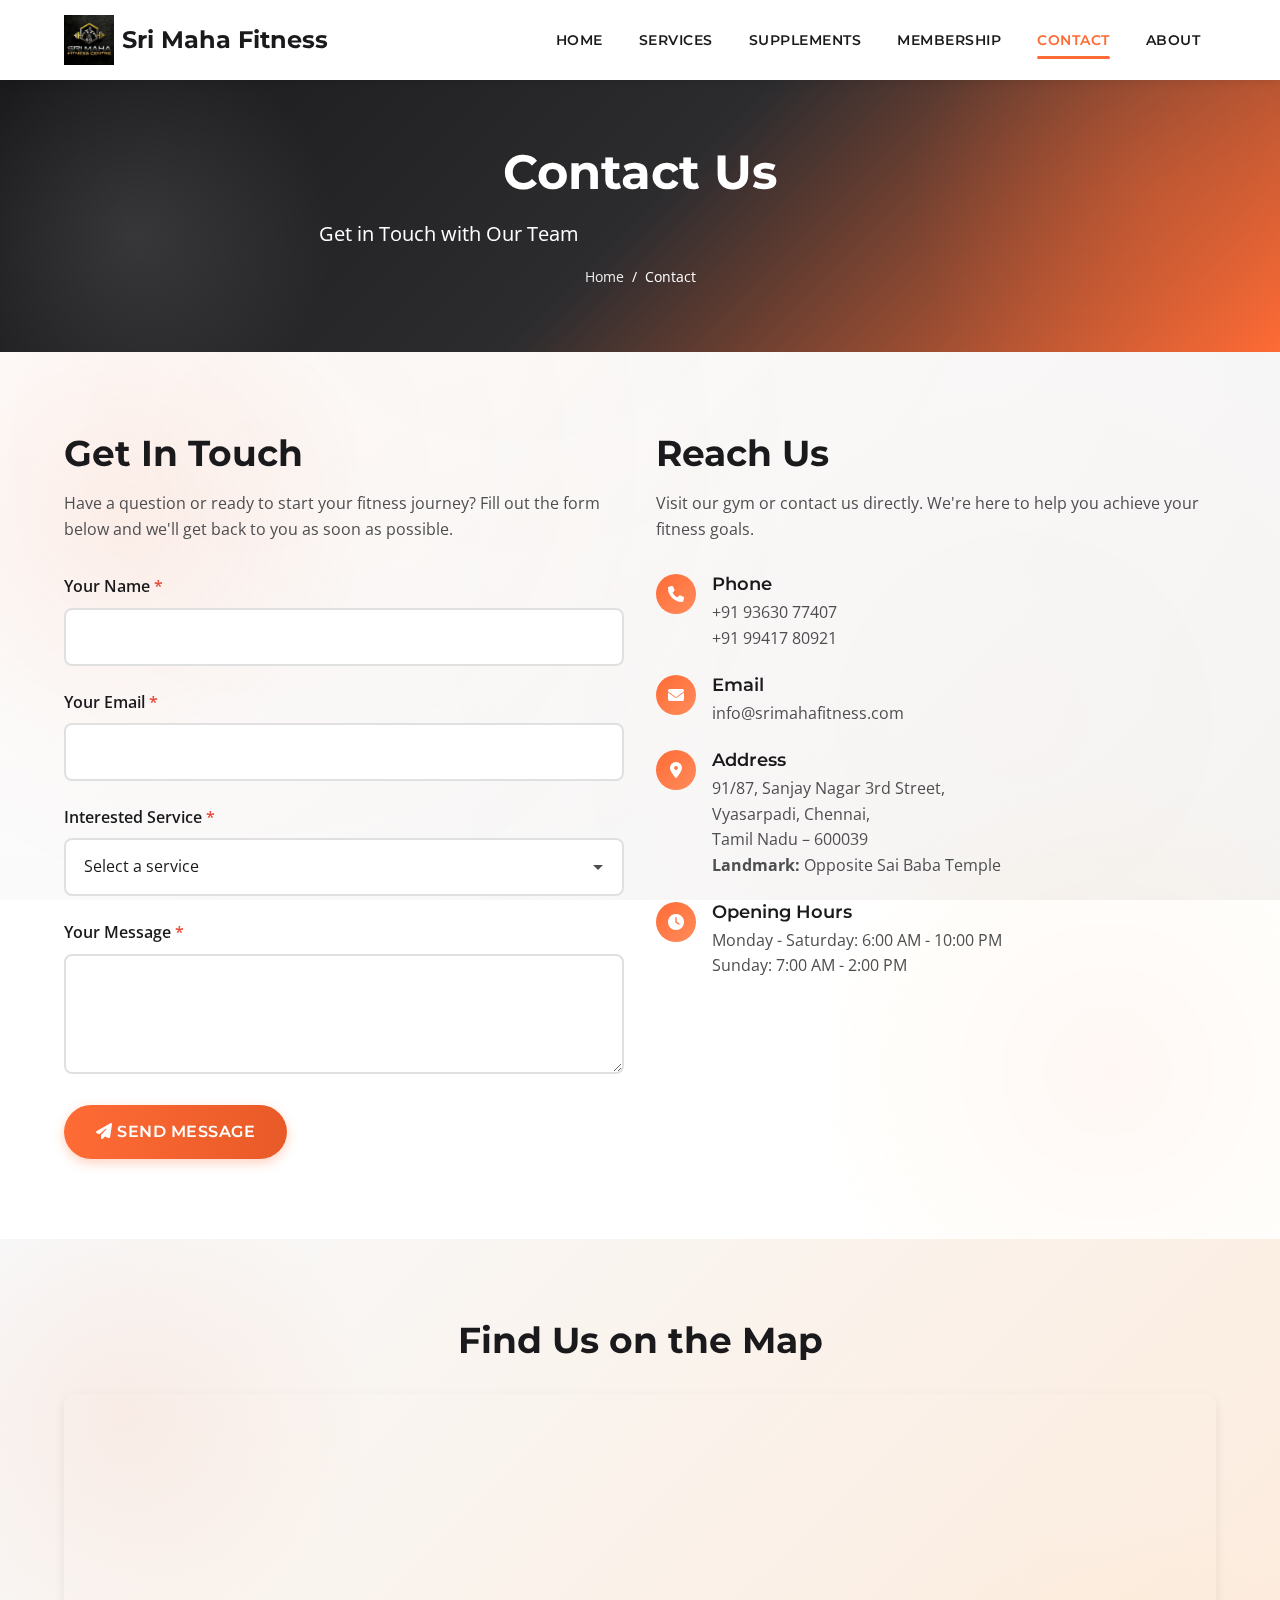
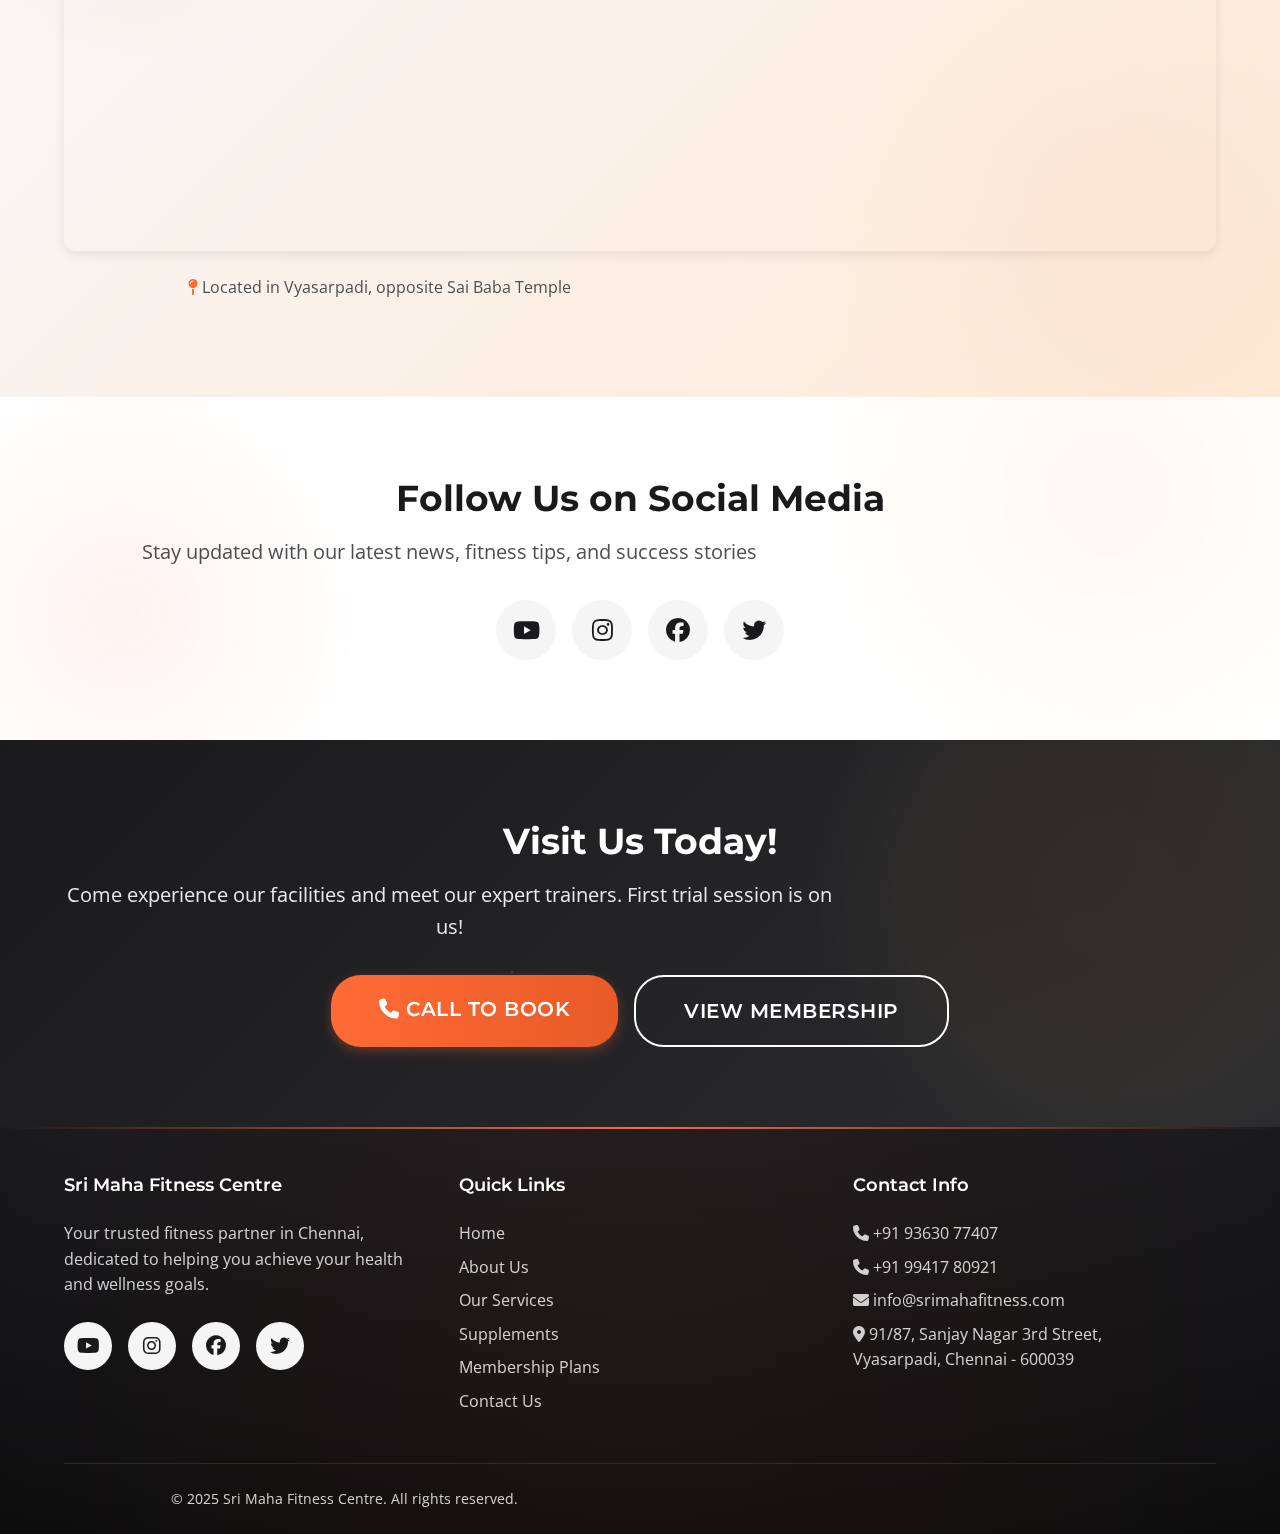
<file: contact.html>
<!DOCTYPE html>
<html lang="en">
<head>
  <meta charset="UTF-8">
  <meta name="viewport" content="width=device-width, initial-scale=1.0">
  <meta name="description" content="Contact Sri Maha Fitness Centre in Vyasarpadi, Chennai. Call +91 93630 77407 or +91 99417 80921. Visit us at 91/87 Sanjay Nagar 3rd Street.">
  <meta name="keywords" content="contact gym Chennai, fitness centre Vyasarpadi, gym location Chennai">
  <title>Contact Us | Sri Maha Fitness Centre - Chennai</title>
  
  <!-- Favicon -->
  <link rel="icon" type="image/x-icon" href="data:image/svg+xml,<svg xmlns='http://www.w3.org/2000/svg' viewBox='0 0 100 100'><text y='.9em' font-size='90'>💪</text></svg>">
  
  <!-- Google Fonts -->
  <link rel="preconnect" href="https://fonts.googleapis.com">
  <link rel="preconnect" href="https://fonts.gstatic.com" crossorigin>
  <link href="https://fonts.googleapis.com/css2?family=Montserrat:wght@400;600;700&family=Open+Sans:wght@400;600;700&display=swap" rel="stylesheet">
  
  <!-- Font Awesome -->
  <link rel="stylesheet" href="https://cdnjs.cloudflare.com/ajax/libs/font-awesome/6.4.0/css/all.min.css">
  
  <!-- CSS Files -->
  <link rel="stylesheet" href="css/variables.css">
  <link rel="stylesheet" href="css/reset.css">
  <link rel="stylesheet" href="css/main.css">
</head>
<body>
  <!-- Skip to Main Content -->
  <a href="#main-content" class="skip-to-content">Skip to main content</a>
  
  <!-- Header -->
  <header class="header">
    <div class="container header__container">
      <a href="index.html" class="logo">
        <img src="logo.png" alt="Sri Maha Fitness Centre Logo" class="logo__image">
        <span>Sri Maha Fitness</span>
      </a>
      
      <nav class="nav" aria-label="Main navigation">
        <ul class="nav__list">
          <li><a href="index.html" class="nav__link">Home</a></li>
          <li><a href="services.html" class="nav__link">Services</a></li>
          <li><a href="supplements.html" class="nav__link">Supplements</a></li>
          <li><a href="membership.html" class="nav__link">Membership</a></li>
          <li><a href="contact.html" class="nav__link nav__link--active">Contact</a></li>
          <li><a href="about.html" class="nav__link">About</a></li>
        </ul>
        
        <button class="nav__toggle" aria-label="Toggle navigation" aria-expanded="false">
          <i class="fa-solid fa-bars"></i>
        </button>
      </nav>
    </div>
  </header>

  <!-- Main Content -->
  <main id="main-content">
    <!-- Page Banner -->
    <section class="page-banner">
      <div class="page-banner__content container">
        <h1 class="page-banner__title">Contact Us</h1>
        <p style="font-size: var(--fs-lead); margin-top: var(--space-md); margin-bottom: 0;">Get in Touch with Our Team</p>
        <nav aria-label="Breadcrumb">
          <ol class="breadcrumb" style="margin-top: var(--space-md);">
            <li class="breadcrumb__item">
              <a href="index.html" class="breadcrumb__link">Home</a>
            </li>
            <li class="breadcrumb__item">Contact</li>
          </ol>
        </nav>
      </div>
    </section>

    <!-- Contact Form & Info Section -->
    <section class="section">
      <div class="container">
        <div class="grid grid--2-cols" style="align-items: start;">
          <!-- Contact Form -->
          <div>
            <h2>Get In Touch</h2>
            <p style="color: var(--medium-gray); margin-bottom: var(--space-xl);">
              Have a question or ready to start your fitness journey? Fill out the form below and we'll get back to you as soon as possible.
            </p>
            
            <form id="contactForm" class="form">
              <div class="form-group">
                <label for="name" class="form-label form-label--required">Your Name</label>
                <input type="text" id="name" name="name" class="form-input" required aria-required="true">
              </div>

              <div class="form-group">
                <label for="email" class="form-label form-label--required">Your Email</label>
                <input type="email" id="email" name="email" class="form-input" required aria-required="true">
              </div>

              <div class="form-group">
                <label for="service" class="form-label form-label--required">Interested Service</label>
                <select id="service" name="service" class="form-select" required aria-required="true">
                  <option value="">Select a service</option>
                  <option value="cardio">Cardio</option>
                  <option value="weight-loss">Weight Loss</option>
                  <option value="weight-gain">Weight Gain</option>
                  <option value="diet-counseling">Diet Counseling</option>
                  <option value="personal-trainer">Personal Trainer</option>
                  <option value="membership">Membership Inquiry</option>
                  <option value="other">Other</option>
                </select>
              </div>

              <div class="form-group">
                <label for="message" class="form-label form-label--required">Your Message</label>
                <textarea id="message" name="message" class="form-textarea" required aria-required="true"></textarea>
              </div>

              <button type="submit" class="btn btn--primary">
                <i class="fa-solid fa-paper-plane"></i> Send Message
              </button>
            </form>
          </div>

          <!-- Contact Information -->
          <div>
            <h2>Reach Us</h2>
            <p style="color: var(--medium-gray); margin-bottom: var(--space-xl);">
              Visit our gym or contact us directly. We're here to help you achieve your fitness goals.
            </p>

            <ul class="contact-info">
              <li class="contact-info__item">
                <div class="contact-info__icon">
                  <i class="fa-solid fa-phone"></i>
                </div>
                <div class="contact-info__content">
                  <h4>Phone</h4>
                  <p><a href="tel:+919363077407">+91 93630 77407</a></p>
                  <p><a href="tel:+919941780921">+91 99417 80921</a></p>
                </div>
              </li>

              <li class="contact-info__item">
                <div class="contact-info__icon">
                  <i class="fa-solid fa-envelope"></i>
                </div>
                <div class="contact-info__content">
                  <h4>Email</h4>
                  <p><a href="mailto:info@srimahafitness.com">info@srimahafitness.com</a></p>
                </div>
              </li>

              <li class="contact-info__item">
                <div class="contact-info__icon">
                  <i class="fa-solid fa-location-dot"></i>
                </div>
                <div class="contact-info__content">
                  <h4>Address</h4>
                  <p>
                    91/87, Sanjay Nagar 3rd Street,<br>
                    Vyasarpadi, Chennai,<br>
                    Tamil Nadu – 600039<br>
                    <strong>Landmark:</strong> Opposite Sai Baba Temple
                  </p>
                </div>
              </li>

              <li class="contact-info__item">
                <div class="contact-info__icon">
                  <i class="fa-solid fa-clock"></i>
                </div>
                <div class="contact-info__content">
                  <h4>Opening Hours</h4>
                  <p>
                    Monday - Saturday: 6:00 AM - 10:00 PM<br>
                    Sunday: 7:00 AM - 2:00 PM
                  </p>
                </div>
              </li>
            </ul>
          </div>
        </div>
      </div>
    </section>

    <!-- Map Section -->
    <section class="section section--light">
      <div class="container">
        <h2 class="text-center mb-xl">Find Us on the Map</h2>
        <div style="border-radius: var(--radius-md); overflow: hidden; box-shadow: var(--shadow-md);">
          <iframe 
            src="https://www.google.com/maps/embed?pb=!1m18!1m12!1m3!1d3886.235!2d80.26!3d13.08!2m3!1f0!2f0!3f0!3m2!1i1024!2i768!4f13.1!3m3!1m2!1s0x0%3A0x0!2zMTPCsDA0JzQ4LjAiTiA4MMKwMTUnMzYuMCJF!5e0!3m2!1sen!2sin!4v1234567890"
            width="100%" 
            height="450" 
            style="border:0;" 
            allowfullscreen="" 
            loading="lazy" 
            referrerpolicy="no-referrer-when-downgrade"
            title="Sri Maha Fitness Centre Location"
          ></iframe>
        </div>
        <p class="text-center" style="margin-top: var(--space-lg); color: var(--medium-gray);">
          <i class="fa-solid fa-map-pin" style="color: var(--primary-orange);"></i>
          Located in Vyasarpadi, opposite Sai Baba Temple
        </p>
      </div>
    </section>

    <!-- Social Media Section -->
    <section class="section">
      <div class="container text-center">
        <h2>Follow Us on Social Media</h2>
        <p style="color: var(--medium-gray); margin-bottom: var(--space-xl); font-size: var(--fs-lead);">
          Stay updated with our latest news, fitness tips, and success stories
        </p>
        <ul class="social-links social-links--large" style="justify-content: center;">
          <li class="social-links__item">
            <a href="https://www.youtube.com/@MahaGym-k7u" target="_blank" rel="noopener noreferrer" class="social-links__link" aria-label="YouTube" title="YouTube">
              <i class="fa-brands fa-youtube"></i>
            </a>
          </li>
          <li class="social-links__item">
            <a href="https://www.instagram.com/mahagymfitnesscentre" target="_blank" rel="noopener noreferrer" class="social-links__link" aria-label="Instagram" title="Instagram">
              <i class="fa-brands fa-instagram"></i>
            </a>
          </li>
          <li class="social-links__item">
            <a href="#" class="social-links__link" aria-label="Facebook" title="Facebook">
              <i class="fa-brands fa-facebook"></i>
            </a>
          </li>
          <li class="social-links__item">
            <a href="#" class="social-links__link" aria-label="Twitter" title="Twitter">
              <i class="fa-brands fa-twitter"></i>
            </a>
          </li>
        </ul>
      </div>
    </section>

    <!-- CTA Section -->
    <section class="section section--dark">
      <div class="container text-center">
        <h2>Visit Us Today!</h2>
        <p style="font-size: var(--fs-lead); margin-bottom: var(--space-xl); color: rgba(255,255,255,0.9);">
          Come experience our facilities and meet our expert trainers. First trial session is on us!
        </p>
        <div style="display: flex; gap: var(--space-md); justify-content: center; flex-wrap: wrap;">
          <a href="tel:+919363077407" class="btn btn--primary btn--large">
            <i class="fa-solid fa-phone"></i> Call to Book
          </a>
          <a href="membership.html" class="btn btn--outline-light btn--large">View Membership</a>
        </div>
      </div>
    </section>
  </main>

  <!-- Footer -->
  <footer class="footer">
    <div class="container">
      <div class="footer__content">
        <div class="footer__section">
          <h4>Sri Maha Fitness Centre</h4>
          <p>Your trusted fitness partner in Chennai, dedicated to helping you achieve your health and wellness goals.</p>
          <ul class="social-links" style="margin-top: var(--space-lg);">
            <li class="social-links__item">
              <a href="https://www.youtube.com/@MahaGym-k7u" target="_blank" rel="noopener noreferrer" class="social-links__link" aria-label="YouTube">
                <i class="fa-brands fa-youtube"></i>
              </a>
            </li>
            <li class="social-links__item">
              <a href="https://www.instagram.com/mahagymfitnesscentre" target="_blank" rel="noopener noreferrer" class="social-links__link" aria-label="Instagram">
                <i class="fa-brands fa-instagram"></i>
              </a>
            </li>
            <li class="social-links__item">
              <a href="#" class="social-links__link" aria-label="Facebook">
                <i class="fa-brands fa-facebook"></i>
              </a>
            </li>
            <li class="social-links__item">
              <a href="#" class="social-links__link" aria-label="Twitter">
                <i class="fa-brands fa-twitter"></i>
              </a>
            </li>
          </ul>
        </div>

        <div class="footer__section">
          <h4>Quick Links</h4>
          <ul class="footer__links">
            <li class="footer__link"><a href="index.html">Home</a></li>
            <li class="footer__link"><a href="about.html">About Us</a></li>
            <li class="footer__link"><a href="services.html">Our Services</a></li>
            <li class="footer__link"><a href="supplements.html">Supplements</a></li>
            <li class="footer__link"><a href="membership.html">Membership Plans</a></li>
            <li class="footer__link"><a href="contact.html">Contact Us</a></li>
          </ul>
        </div>

        <div class="footer__section">
          <h4>Contact Info</h4>
          <ul class="footer__links">
            <li class="footer__link">
              <i class="fa-solid fa-phone" aria-hidden="true"></i>
              <a href="tel:+919363077407">+91 93630 77407</a>
            </li>
            <li class="footer__link">
              <i class="fa-solid fa-phone" aria-hidden="true"></i>
              <a href="tel:+919941780921">+91 99417 80921</a>
            </li>
            <li class="footer__link">
              <i class="fa-solid fa-envelope" aria-hidden="true"></i>
              <a href="mailto:info@srimahafitness.com">info@srimahafitness.com</a>
            </li>
            <li class="footer__link">
              <i class="fa-solid fa-location-dot" aria-hidden="true"></i>
              91/87, Sanjay Nagar 3rd Street,<br>
              Vyasarpadi, Chennai - 600039
            </li>
          </ul>
        </div>
      </div>

      <div class="footer__bottom">
        <p class="footer__copyright">
          © 2025 Sri Maha Fitness Centre. All rights reserved.
        </p>
      </div>
    </div>
  </footer>

  <!-- Back to Top Button -->
  <button class="back-to-top" aria-label="Back to top">
    <i class="fa-solid fa-arrow-up"></i>
  </button>

  <!-- JavaScript -->
  <script src="js/main.js"></script>
</body>
</html>
</file>
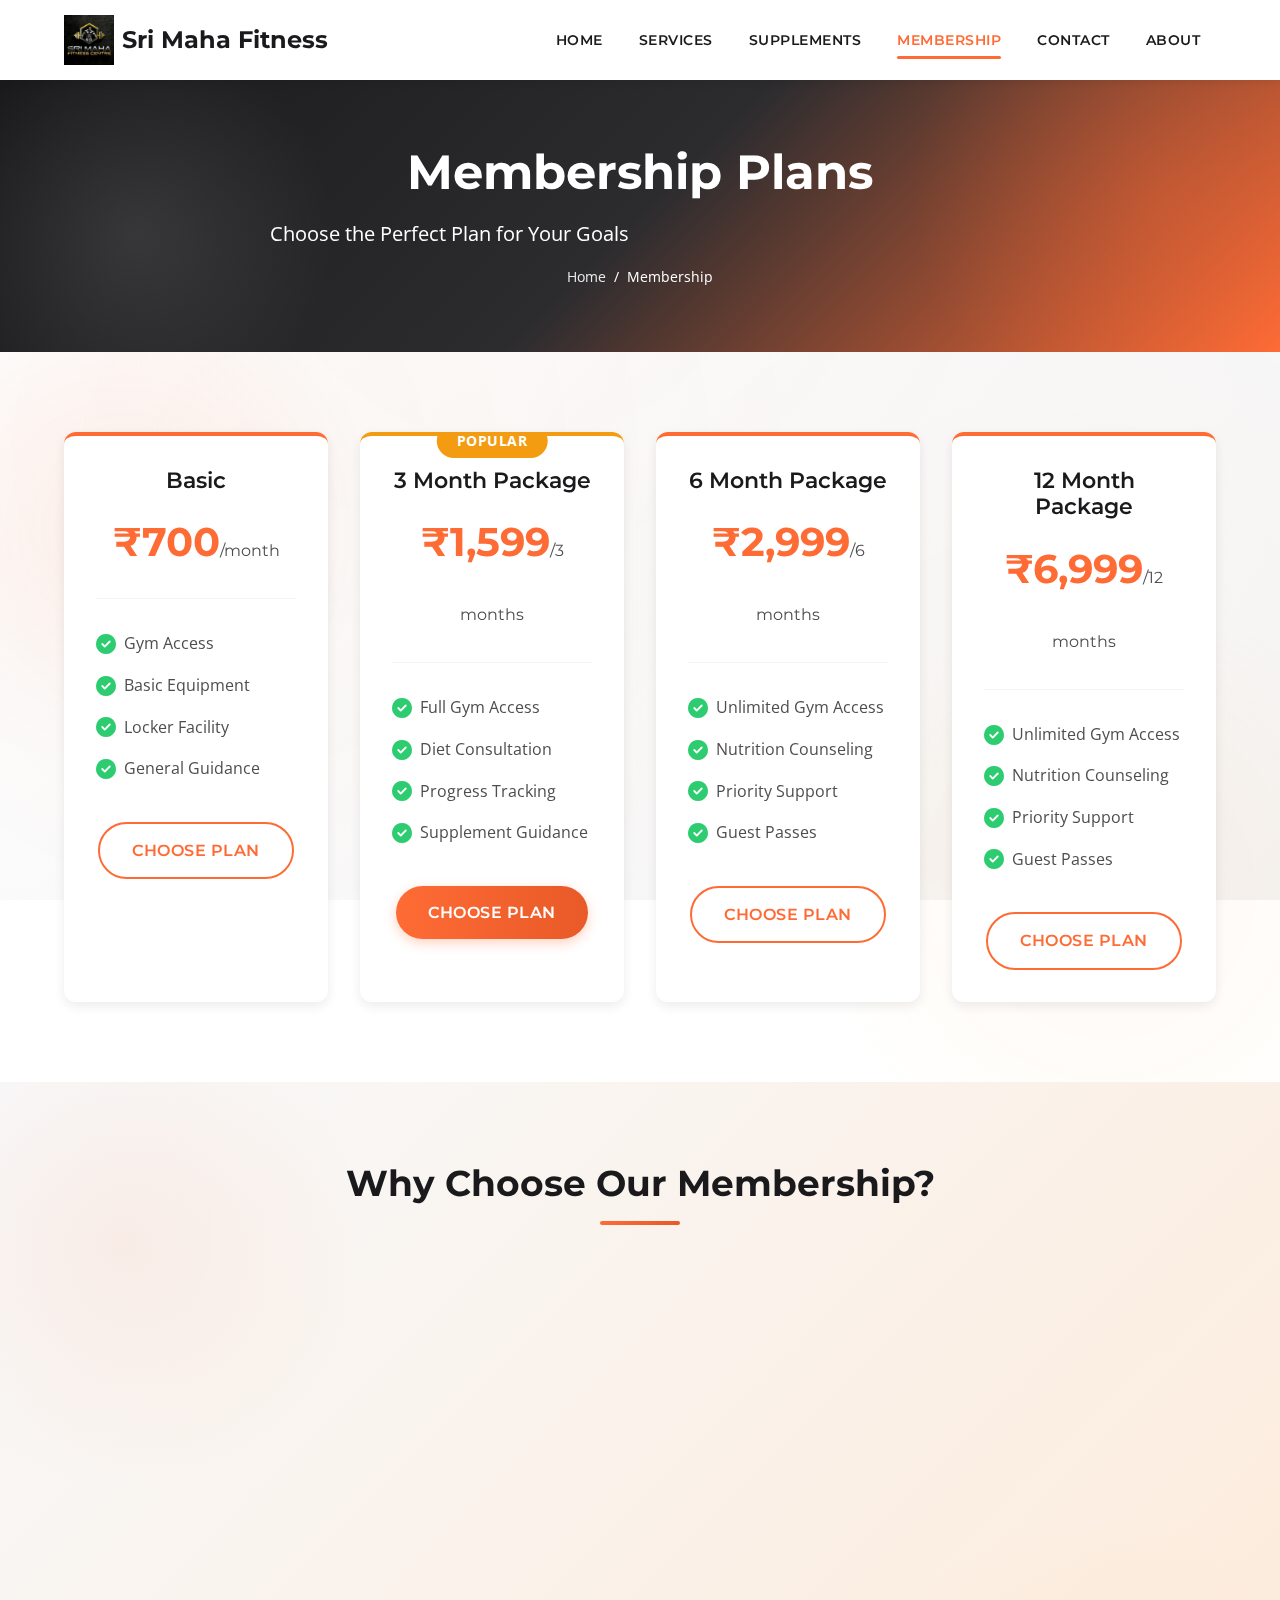
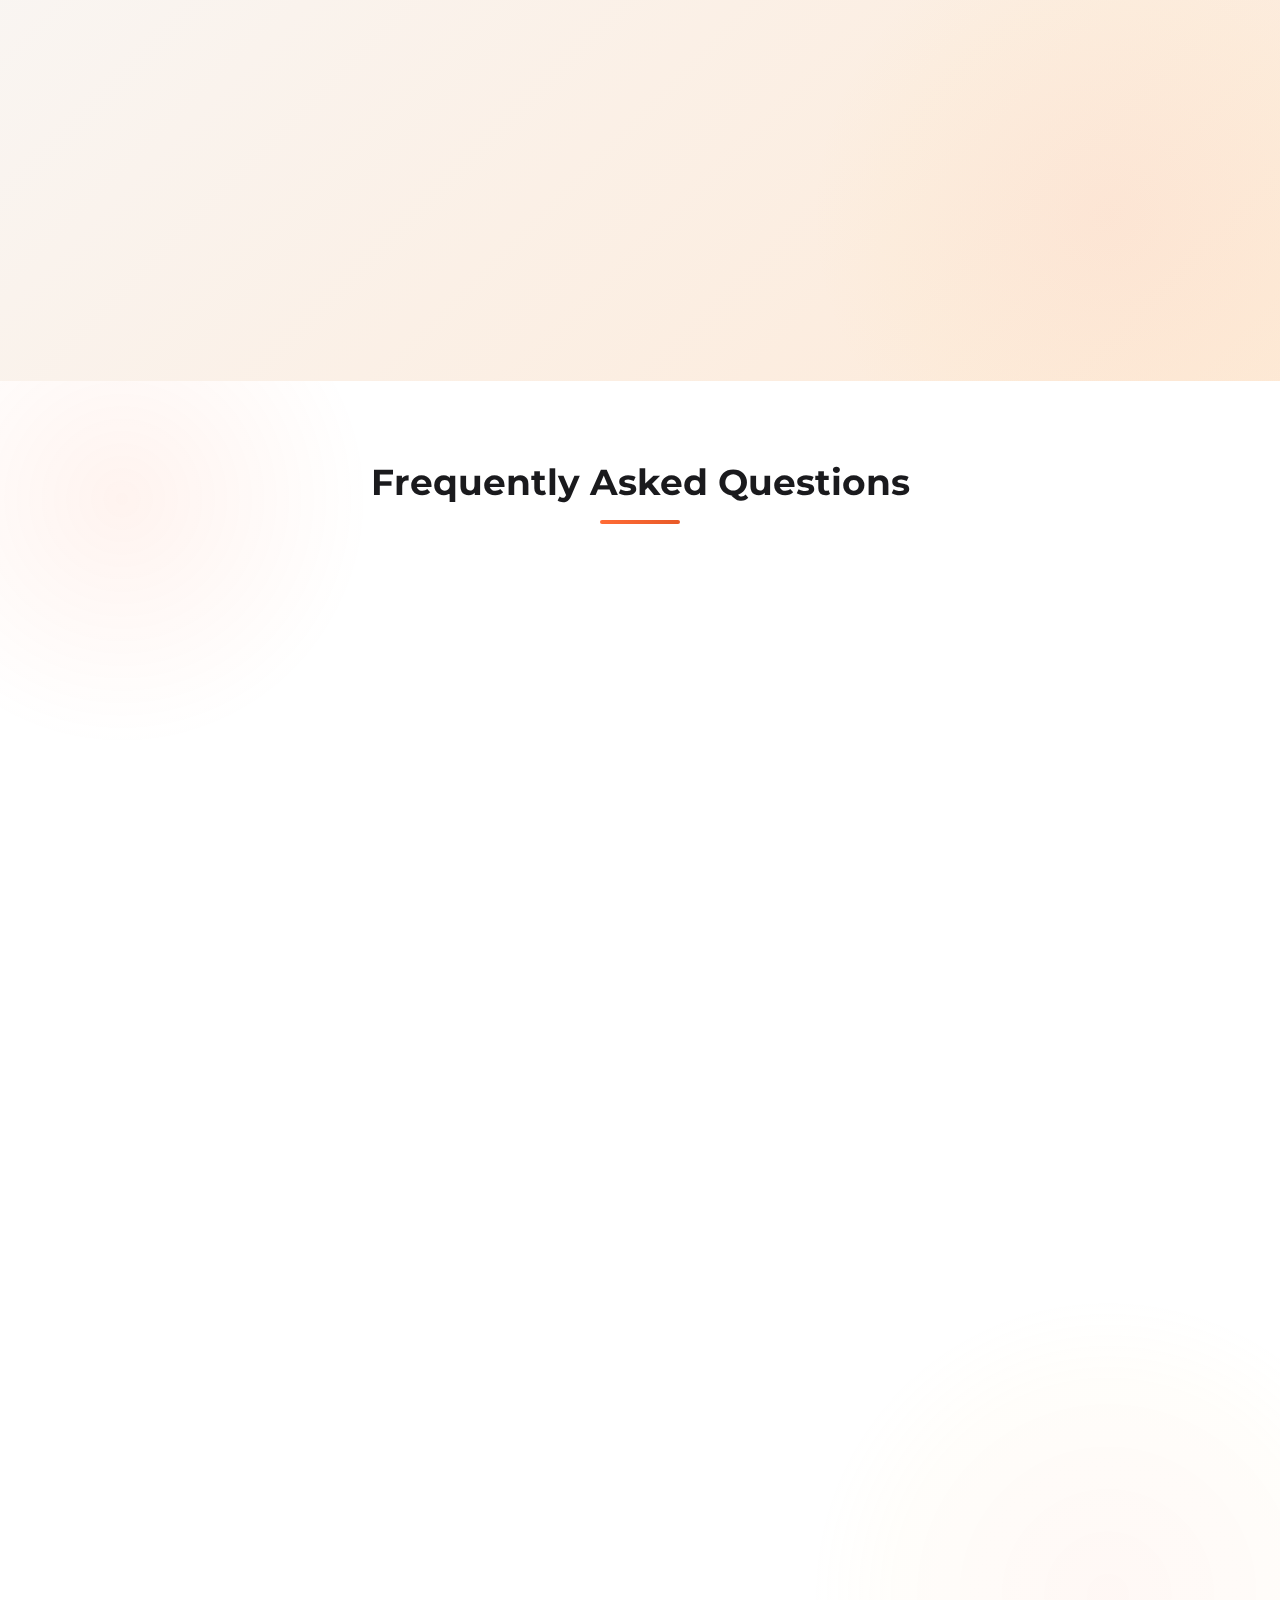
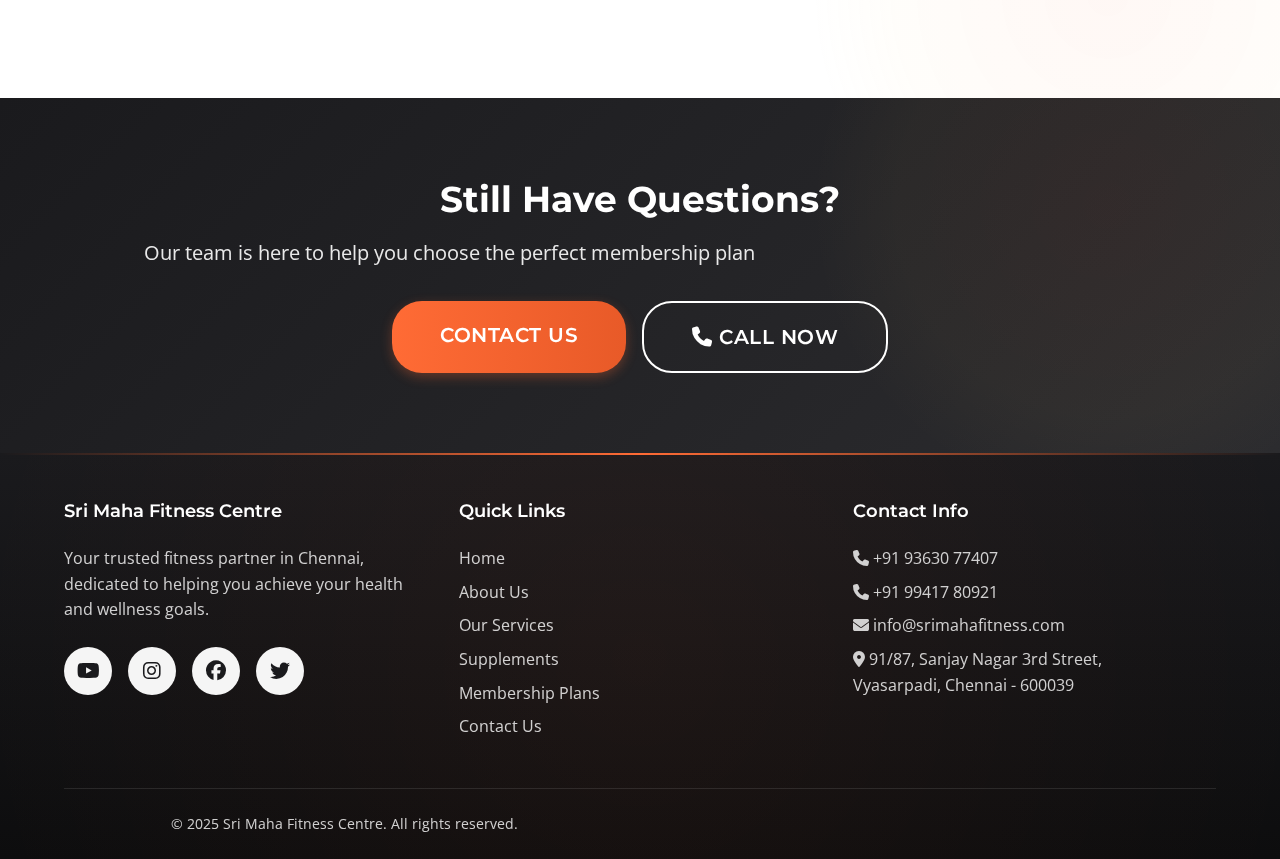
<file: membership.html>
<!DOCTYPE html>
<html lang="en">
<head>
  <meta charset="UTF-8">
  <meta name="viewport" content="width=device-width, initial-scale=1.0">
  <meta name="description" content="Affordable gym membership plans in Chennai - Monthly, 3-month, 6-month, and yearly packages at Sri Maha Fitness Centre starting from ₹700.">
  <meta name="keywords" content="gym membership Chennai, fitness centre plans, affordable gym Chennai, gym pricing">
  <title>Membership Plans | Sri Maha Fitness Centre - Chennai</title>
  
  <!-- Favicon -->
  <link rel="icon" type="image/x-icon" href="data:image/svg+xml,<svg xmlns='http://www.w3.org/2000/svg' viewBox='0 0 100 100'><text y='.9em' font-size='90'>💪</text></svg>">
  
  <!-- Google Fonts -->
  <link rel="preconnect" href="https://fonts.googleapis.com">
  <link rel="preconnect" href="https://fonts.gstatic.com" crossorigin>
  <link href="https://fonts.googleapis.com/css2?family=Montserrat:wght@400;600;700&family=Open+Sans:wght@400;600;700&display=swap" rel="stylesheet">
  
  <!-- Font Awesome -->
  <link rel="stylesheet" href="https://cdnjs.cloudflare.com/ajax/libs/font-awesome/6.4.0/css/all.min.css">
  
  <!-- CSS Files -->
  <link rel="stylesheet" href="css/variables.css">
  <link rel="stylesheet" href="css/reset.css">
  <link rel="stylesheet" href="css/main.css">
</head>
<body>
  <!-- Skip to Main Content -->
  <a href="#main-content" class="skip-to-content">Skip to main content</a>
  
  <!-- Header -->
  <header class="header">
    <div class="container header__container">
      <a href="index.html" class="logo">
        <img src="logo.png" alt="Sri Maha Fitness Centre Logo" class="logo__image">
        <span>Sri Maha Fitness</span>
      </a>
      
      <nav class="nav" aria-label="Main navigation">
        <ul class="nav__list">
          <li><a href="index.html" class="nav__link">Home</a></li>
          <li><a href="services.html" class="nav__link">Services</a></li>
          <li><a href="supplements.html" class="nav__link">Supplements</a></li>
          <li><a href="membership.html" class="nav__link nav__link--active">Membership</a></li>
          <li><a href="contact.html" class="nav__link">Contact</a></li>
          <li><a href="about.html" class="nav__link">About</a></li>
        </ul>
        
        <button class="nav__toggle" aria-label="Toggle navigation" aria-expanded="false">
          <i class="fa-solid fa-bars"></i>
        </button>
      </nav>
    </div>
  </header>

  <!-- Main Content -->
  <main id="main-content">
    <!-- Page Banner -->
    <section class="page-banner">
      <div class="page-banner__content container">
        <h1 class="page-banner__title">Membership Plans</h1>
        <p style="font-size: var(--fs-lead); margin-top: var(--space-md); margin-bottom: 0;">Choose the Perfect Plan for Your Goals</p>
        <nav aria-label="Breadcrumb">
          <ol class="breadcrumb" style="margin-top: var(--space-md);">
            <li class="breadcrumb__item">
              <a href="index.html" class="breadcrumb__link">Home</a>
            </li>
            <li class="breadcrumb__item">Membership</li>
          </ol>
        </nav>
      </div>
    </section>

    <!-- Pricing Plans Section -->
    <section class="section">
      <div class="container">
        <div class="grid grid--4-cols">
          <!-- Basic Plan -->
          <div class="card pricing-card">
            <div class="pricing-card__header">
              <h3 class="pricing-card__title">Basic</h3>
              <div class="pricing-card__price">
                ₹700<span class="pricing-card__period">/month</span>
              </div>
            </div>
            <ul class="pricing-card__features">
              <li class="pricing-card__feature">
                <i class="fa-solid fa-circle-check" aria-hidden="true"></i>
                Gym Access
              </li>
              <li class="pricing-card__feature">
                <i class="fa-solid fa-circle-check" aria-hidden="true"></i>
                Basic Equipment
              </li>
              <li class="pricing-card__feature">
                <i class="fa-solid fa-circle-check" aria-hidden="true"></i>
                Locker Facility
              </li>
              <li class="pricing-card__feature">
                <i class="fa-solid fa-circle-check" aria-hidden="true"></i>
                General Guidance
              </li>
            </ul>
            <a href="contact.html" class="btn btn--secondary">Choose Plan</a>
          </div>

          <!-- 3 Month Package (Popular) -->
          <div class="card pricing-card pricing-card--featured">
            <span class="pricing-card__badge">Popular</span>
            <div class="pricing-card__header">
              <h3 class="pricing-card__title">3 Month Package</h3>
              <div class="pricing-card__price">
                ₹1,599<span class="pricing-card__period">/3 months</span>
              </div>
            </div>
            <ul class="pricing-card__features">
              <li class="pricing-card__feature">
                <i class="fa-solid fa-circle-check" aria-hidden="true"></i>
                Full Gym Access
              </li>
              <li class="pricing-card__feature">
                <i class="fa-solid fa-circle-check" aria-hidden="true"></i>
                Diet Consultation
              </li>
              <li class="pricing-card__feature">
                <i class="fa-solid fa-circle-check" aria-hidden="true"></i>
                Progress Tracking
              </li>
              <li class="pricing-card__feature">
                <i class="fa-solid fa-circle-check" aria-hidden="true"></i>
                Supplement Guidance
              </li>
            </ul>
            <a href="contact.html" class="btn btn--primary">Choose Plan</a>
          </div>

          <!-- 6 Month Package -->
          <div class="card pricing-card">
            <div class="pricing-card__header">
              <h3 class="pricing-card__title">6 Month Package</h3>
              <div class="pricing-card__price">
                ₹2,999<span class="pricing-card__period">/6 months</span>
              </div>
            </div>
            <ul class="pricing-card__features">
              <li class="pricing-card__feature">
                <i class="fa-solid fa-circle-check" aria-hidden="true"></i>
                Unlimited Gym Access
              </li>
              <li class="pricing-card__feature">
                <i class="fa-solid fa-circle-check" aria-hidden="true"></i>
                Nutrition Counseling
              </li>
              <li class="pricing-card__feature">
                <i class="fa-solid fa-circle-check" aria-hidden="true"></i>
                Priority Support
              </li>
              <li class="pricing-card__feature">
                <i class="fa-solid fa-circle-check" aria-hidden="true"></i>
                Guest Passes
              </li>
            </ul>
            <a href="contact.html" class="btn btn--secondary">Choose Plan</a>
          </div>

          <!-- 12 Month Package -->
          <div class="card pricing-card">
            <div class="pricing-card__header">
              <h3 class="pricing-card__title">12 Month Package</h3>
              <div class="pricing-card__price">
                ₹6,999<span class="pricing-card__period">/12 months</span>
              </div>
            </div>
            <ul class="pricing-card__features">
              <li class="pricing-card__feature">
                <i class="fa-solid fa-circle-check" aria-hidden="true"></i>
                Unlimited Gym Access
              </li>
              <li class="pricing-card__feature">
                <i class="fa-solid fa-circle-check" aria-hidden="true"></i>
                Nutrition Counseling
              </li>
              <li class="pricing-card__feature">
                <i class="fa-solid fa-circle-check" aria-hidden="true"></i>
                Priority Support
              </li>
              <li class="pricing-card__feature">
                <i class="fa-solid fa-circle-check" aria-hidden="true"></i>
                Guest Passes
              </li>
            </ul>
            <a href="contact.html" class="btn btn--secondary">Choose Plan</a>
          </div>
        </div>
      </div>
    </section>

    <!-- Benefits Section -->
    <section class="section section--light">
      <div class="container">
        <div class="section-header">
          <h2 class="section-header__title">Why Choose Our Membership?</h2>
        </div>
        
        <div class="grid grid--3-cols">
          <div class="card">
            <div class="card__icon">
              <i class="fa-solid fa-clock"></i>
            </div>
            <h3 class="card__title">Flexible Hours</h3>
            <p class="card__description">
              Work out on your schedule with extended opening hours to accommodate your busy lifestyle.
            </p>
          </div>

          <div class="card">
            <div class="card__icon">
              <i class="fa-solid fa-user-group"></i>
            </div>
            <h3 class="card__title">Expert Trainers</h3>
            <p class="card__description">
              Get guidance from certified fitness professionals dedicated to helping you reach your goals.
            </p>
          </div>

          <div class="card">
            <div class="card__icon">
              <i class="fa-solid fa-medal"></i>
            </div>
            <h3 class="card__title">Modern Equipment</h3>
            <p class="card__description">
              Access state-of-the-art fitness equipment maintained to the highest standards.
            </p>
          </div>

          <div class="card">
            <div class="card__icon">
              <i class="fa-solid fa-users"></i>
            </div>
            <h3 class="card__title">Community</h3>
            <p class="card__description">
              Join a supportive fitness community that motivates and inspires you every day.
            </p>
          </div>

          <div class="card">
            <div class="card__icon">
              <i class="fa-solid fa-chart-line"></i>
            </div>
            <h3 class="card__title">Progress Tracking</h3>
            <p class="card__description">
              Monitor your fitness journey with regular assessments and personalized feedback.
            </p>
          </div>

          <div class="card">
            <div class="card__icon">
              <i class="fa-solid fa-shield-halved"></i>
            </div>
            <h3 class="card__title">Clean & Safe</h3>
            <p class="card__description">
              Train in a hygienic, well-maintained environment with proper safety protocols.
            </p>
          </div>
        </div>
      </div>
    </section>

    <!-- FAQ Section -->
    <section class="section">
      <div class="container">
        <div class="section-header">
          <h2 class="section-header__title">Frequently Asked Questions</h2>
        </div>
        
        <div style="max-width: 800px; margin: 0 auto;">
          <div class="card mb-lg">
            <h4>Can I freeze my membership?</h4>
            <p style="margin: 0;">Yes, you can freeze your membership for medical reasons or extended travel. Please contact our front desk for more information on freezing policies.</p>
          </div>

          <div class="card mb-lg">
            <h4>Is there a joining fee?</h4>
            <p style="margin: 0;">There is no joining fee. The prices listed include everything you need to get started with your fitness journey.</p>
          </div>

          <div class="card mb-lg">
            <h4>Can I upgrade or downgrade my plan?</h4>
            <p style="margin: 0;">Absolutely! You can upgrade to a longer-term plan at any time. For downgrades, please speak with our membership team about your options.</p>
          </div>

          <div class="card mb-lg">
            <h4>What payment methods do you accept?</h4>
            <p style="margin: 0;">We accept cash, UPI, credit/debit cards, and online bank transfers for your convenience.</p>
          </div>

          <div class="card mb-lg">
            <h4>Do you offer trial sessions?</h4>
            <p style="margin: 0;">Yes, we offer a complimentary trial session so you can experience our facilities and meet our trainers before committing to a membership.</p>
          </div>

          <div class="card">
            <h4>What are your operating hours?</h4>
            <p style="margin: 0;">We're open Monday to Saturday from 6:00 AM to 10:00 PM, and Sunday from 7:00 AM to 2:00 PM. Extended hours may be available for certain membership tiers.</p>
          </div>
        </div>
      </div>
    </section>

    <!-- CTA Section -->
    <section class="section section--dark">
      <div class="container text-center">
        <h2>Still Have Questions?</h2>
        <p style="font-size: var(--fs-lead); margin-bottom: var(--space-xl); color: rgba(255,255,255,0.9);">
          Our team is here to help you choose the perfect membership plan
        </p>
        <div style="display: flex; gap: var(--space-md); justify-content: center; flex-wrap: wrap;">
          <a href="contact.html" class="btn btn--primary btn--large">Contact Us</a>
          <a href="tel:+919363077407" class="btn btn--outline-light btn--large">
            <i class="fa-solid fa-phone"></i> Call Now
          </a>
        </div>
      </div>
    </section>
  </main>

  <!-- Footer -->
  <footer class="footer">
    <div class="container">
      <div class="footer__content">
        <div class="footer__section">
          <h4>Sri Maha Fitness Centre</h4>
          <p>Your trusted fitness partner in Chennai, dedicated to helping you achieve your health and wellness goals.</p>
          <ul class="social-links" style="margin-top: var(--space-lg);">
            <li class="social-links__item">
              <a href="https://www.youtube.com/@MahaGym-k7u" target="_blank" rel="noopener noreferrer" class="social-links__link" aria-label="YouTube">
                <i class="fa-brands fa-youtube"></i>
              </a>
            </li>
            <li class="social-links__item">
              <a href="https://www.instagram.com/mahagymfitnesscentre" target="_blank" rel="noopener noreferrer" class="social-links__link" aria-label="Instagram">
                <i class="fa-brands fa-instagram"></i>
              </a>
            </li>
            <li class="social-links__item">
              <a href="#" class="social-links__link" aria-label="Facebook">
                <i class="fa-brands fa-facebook"></i>
              </a>
            </li>
            <li class="social-links__item">
              <a href="#" class="social-links__link" aria-label="Twitter">
                <i class="fa-brands fa-twitter"></i>
              </a>
            </li>
          </ul>
        </div>

        <div class="footer__section">
          <h4>Quick Links</h4>
          <ul class="footer__links">
            <li class="footer__link"><a href="index.html">Home</a></li>
            <li class="footer__link"><a href="about.html">About Us</a></li>
            <li class="footer__link"><a href="services.html">Our Services</a></li>
            <li class="footer__link"><a href="supplements.html">Supplements</a></li>
            <li class="footer__link"><a href="membership.html">Membership Plans</a></li>
            <li class="footer__link"><a href="contact.html">Contact Us</a></li>
          </ul>
        </div>

        <div class="footer__section">
          <h4>Contact Info</h4>
          <ul class="footer__links">
            <li class="footer__link">
              <i class="fa-solid fa-phone" aria-hidden="true"></i>
              <a href="tel:+919363077407">+91 93630 77407</a>
            </li>
            <li class="footer__link">
              <i class="fa-solid fa-phone" aria-hidden="true"></i>
              <a href="tel:+919941780921">+91 99417 80921</a>
            </li>
            <li class="footer__link">
              <i class="fa-solid fa-envelope" aria-hidden="true"></i>
              <a href="mailto:info@srimahafitness.com">info@srimahafitness.com</a>
            </li>
            <li class="footer__link">
              <i class="fa-solid fa-location-dot" aria-hidden="true"></i>
              91/87, Sanjay Nagar 3rd Street,<br>
              Vyasarpadi, Chennai - 600039
            </li>
          </ul>
        </div>
      </div>

      <div class="footer__bottom">
        <p class="footer__copyright">
          © 2025 Sri Maha Fitness Centre. All rights reserved.
        </p>
      </div>
    </div>
  </footer>

  <!-- Back to Top Button -->
  <button class="back-to-top" aria-label="Back to top">
    <i class="fa-solid fa-arrow-up"></i>
  </button>

  <!-- JavaScript -->
  <script src="js/main.js"></script>
</body>
</html>
</file>
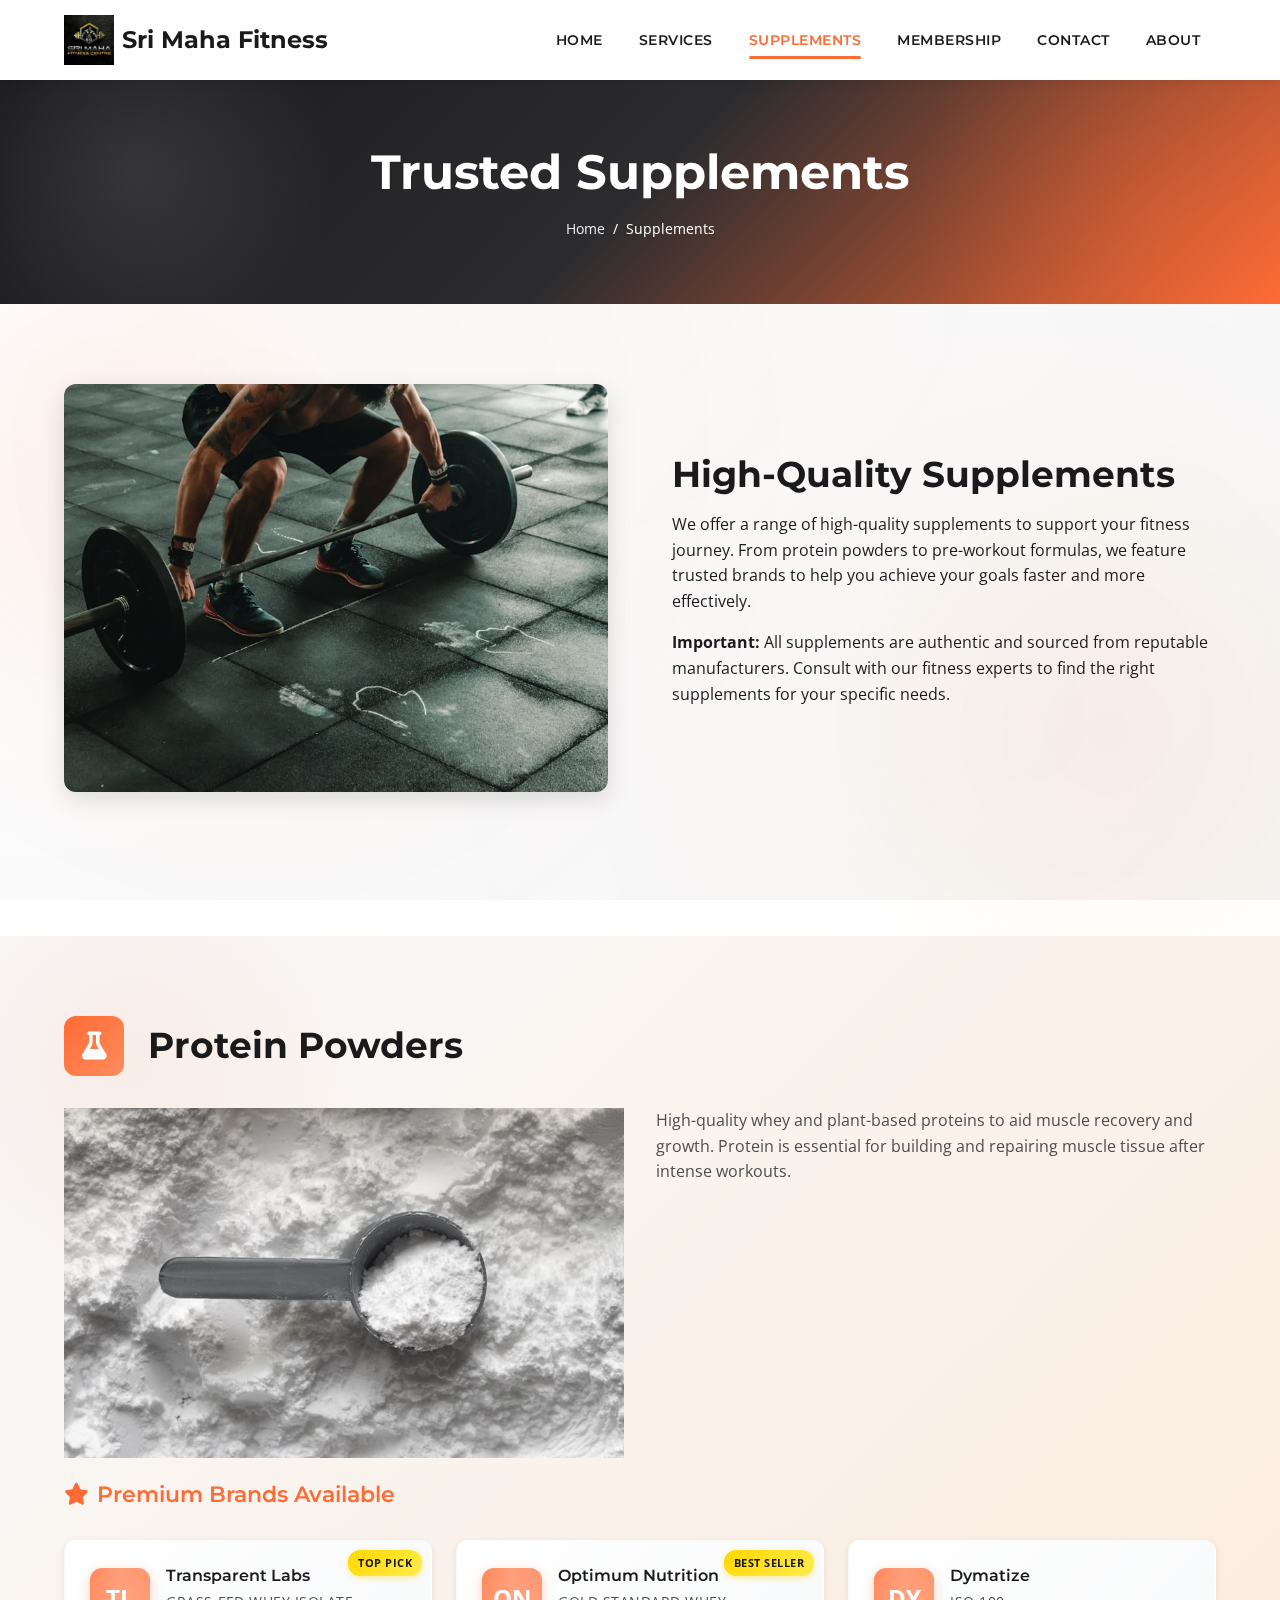
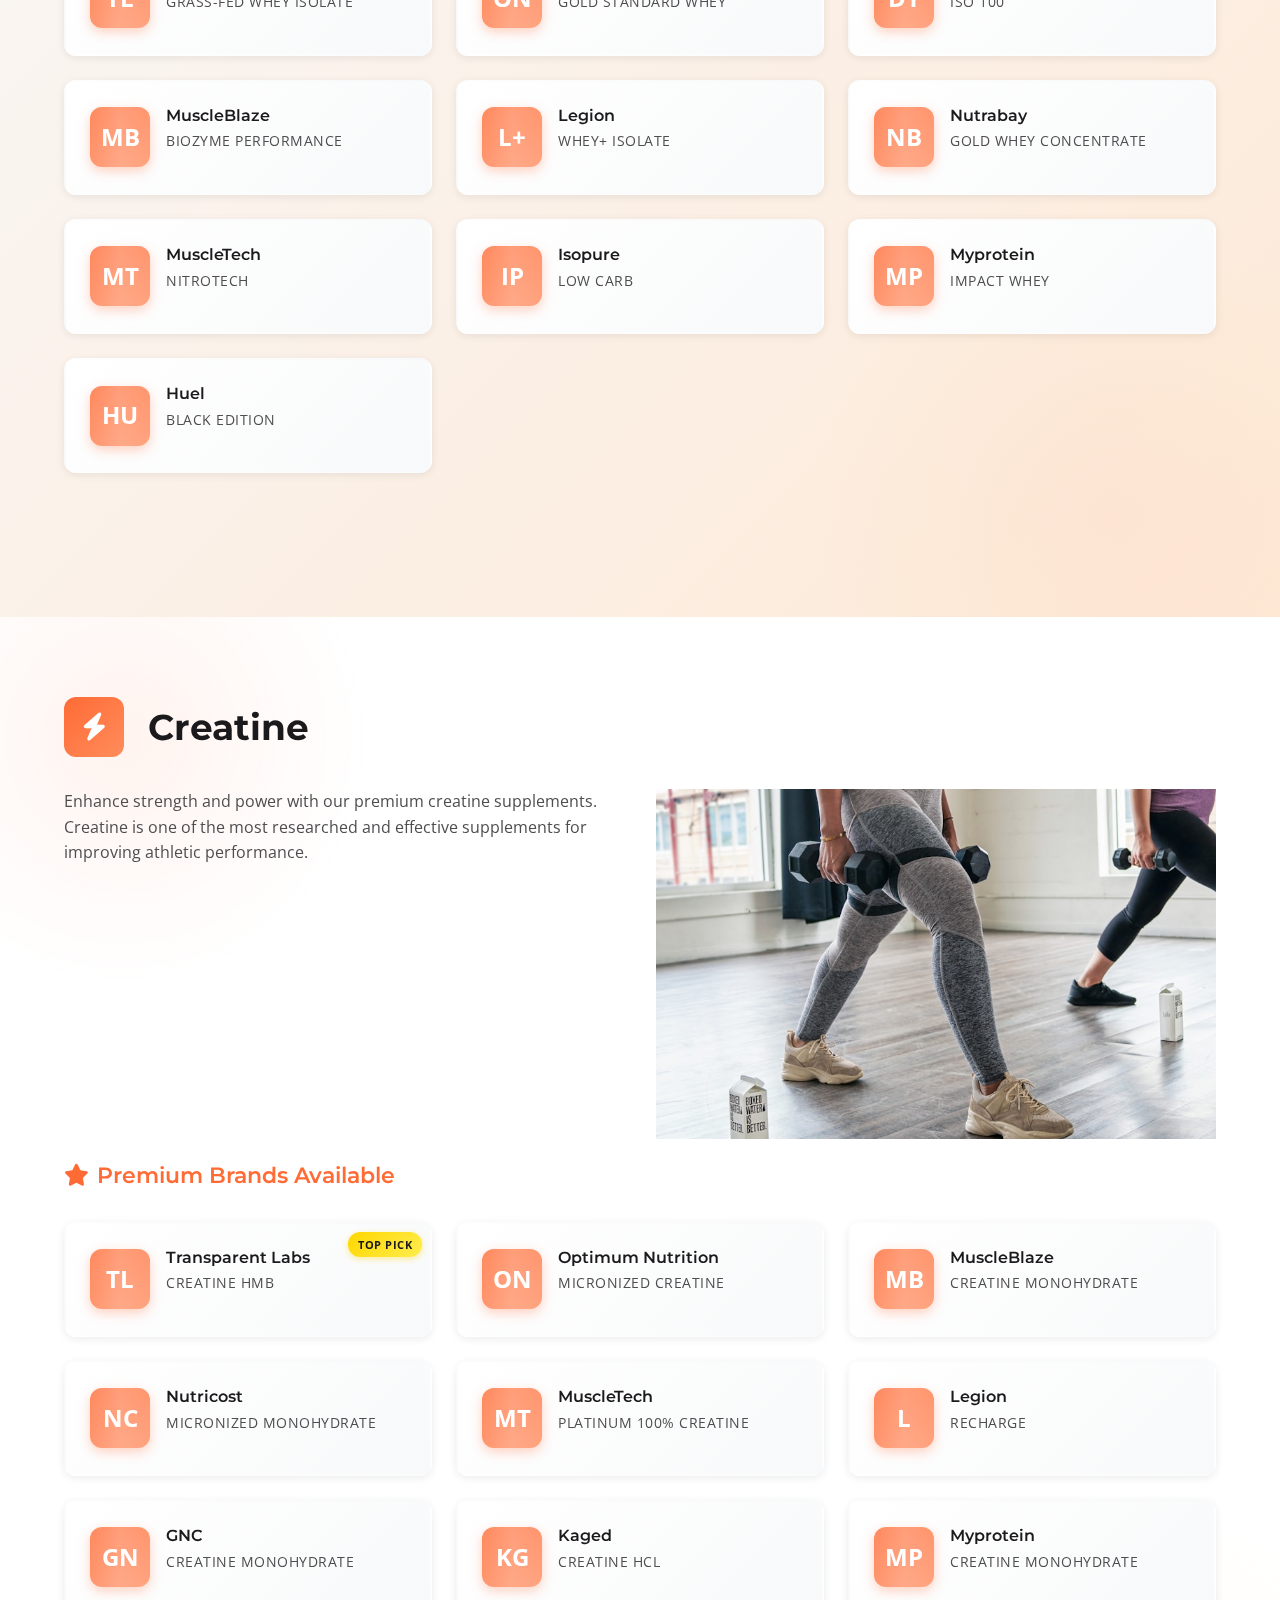
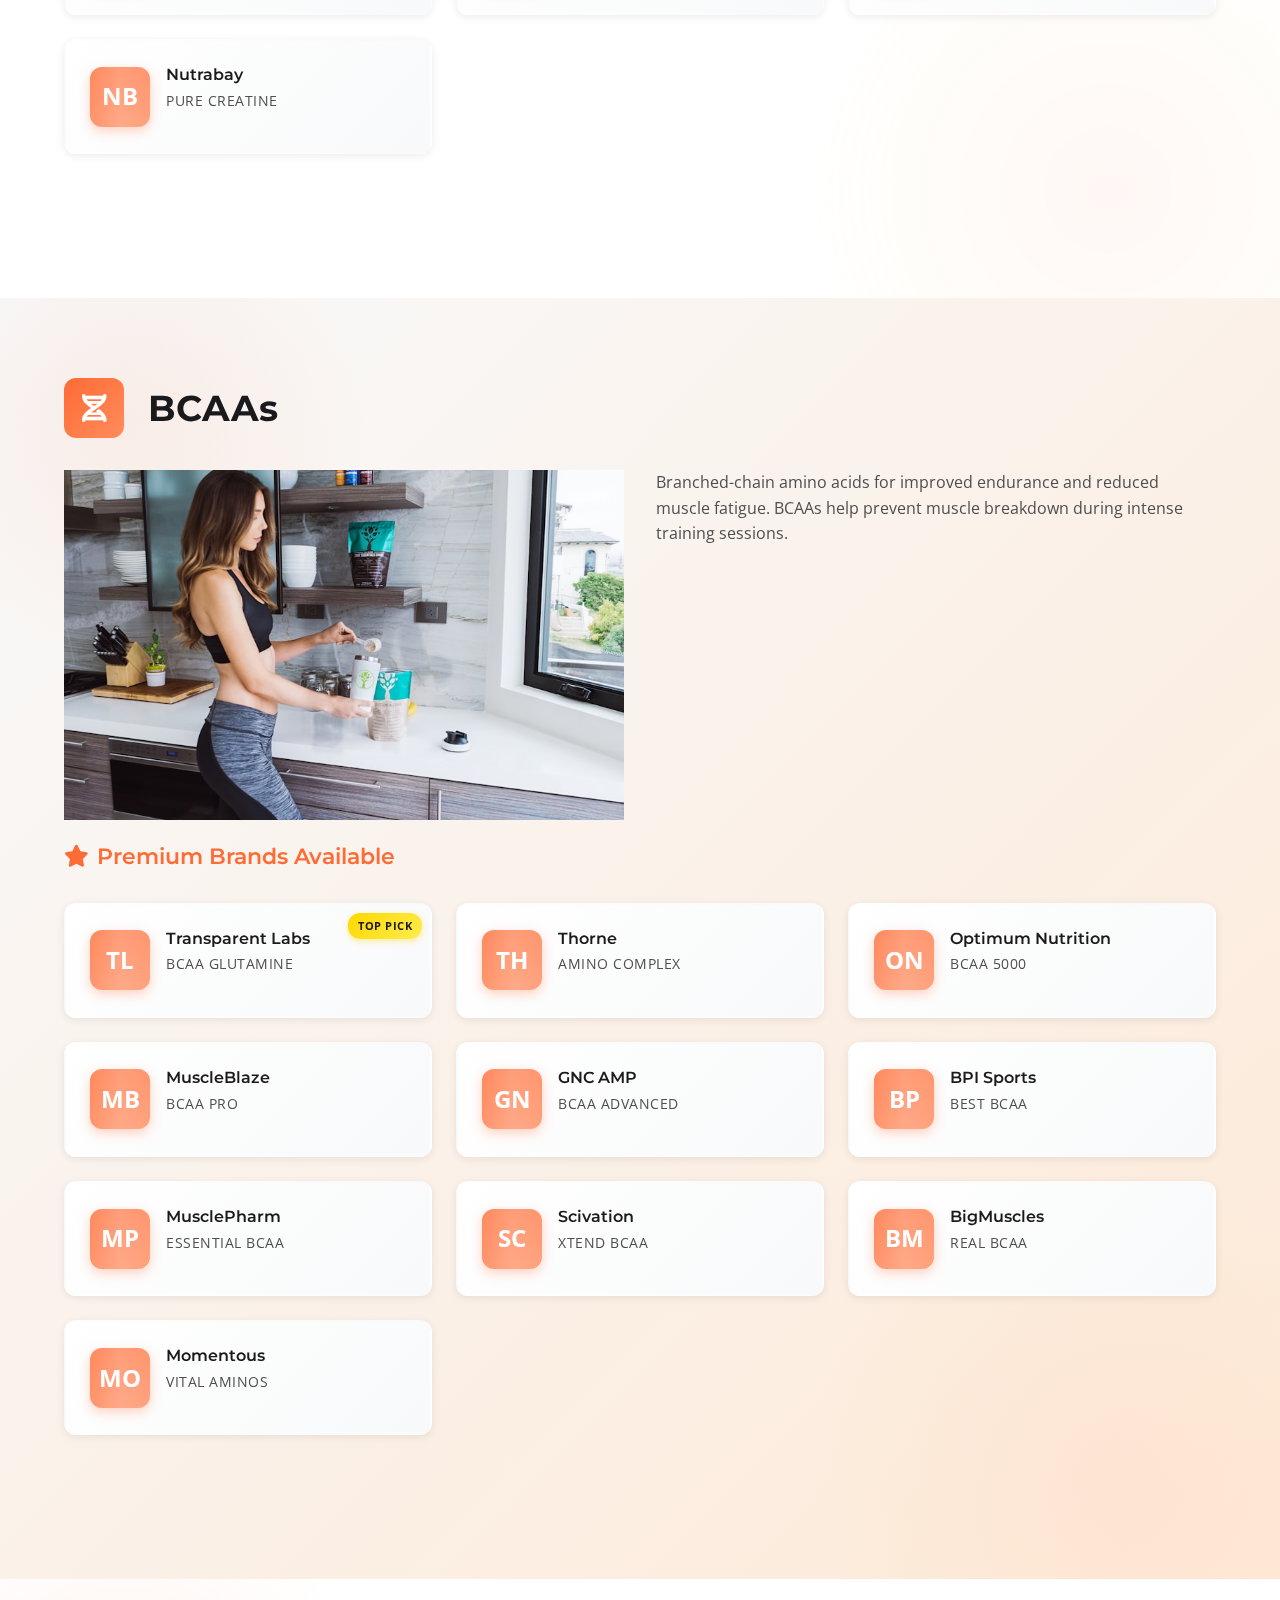
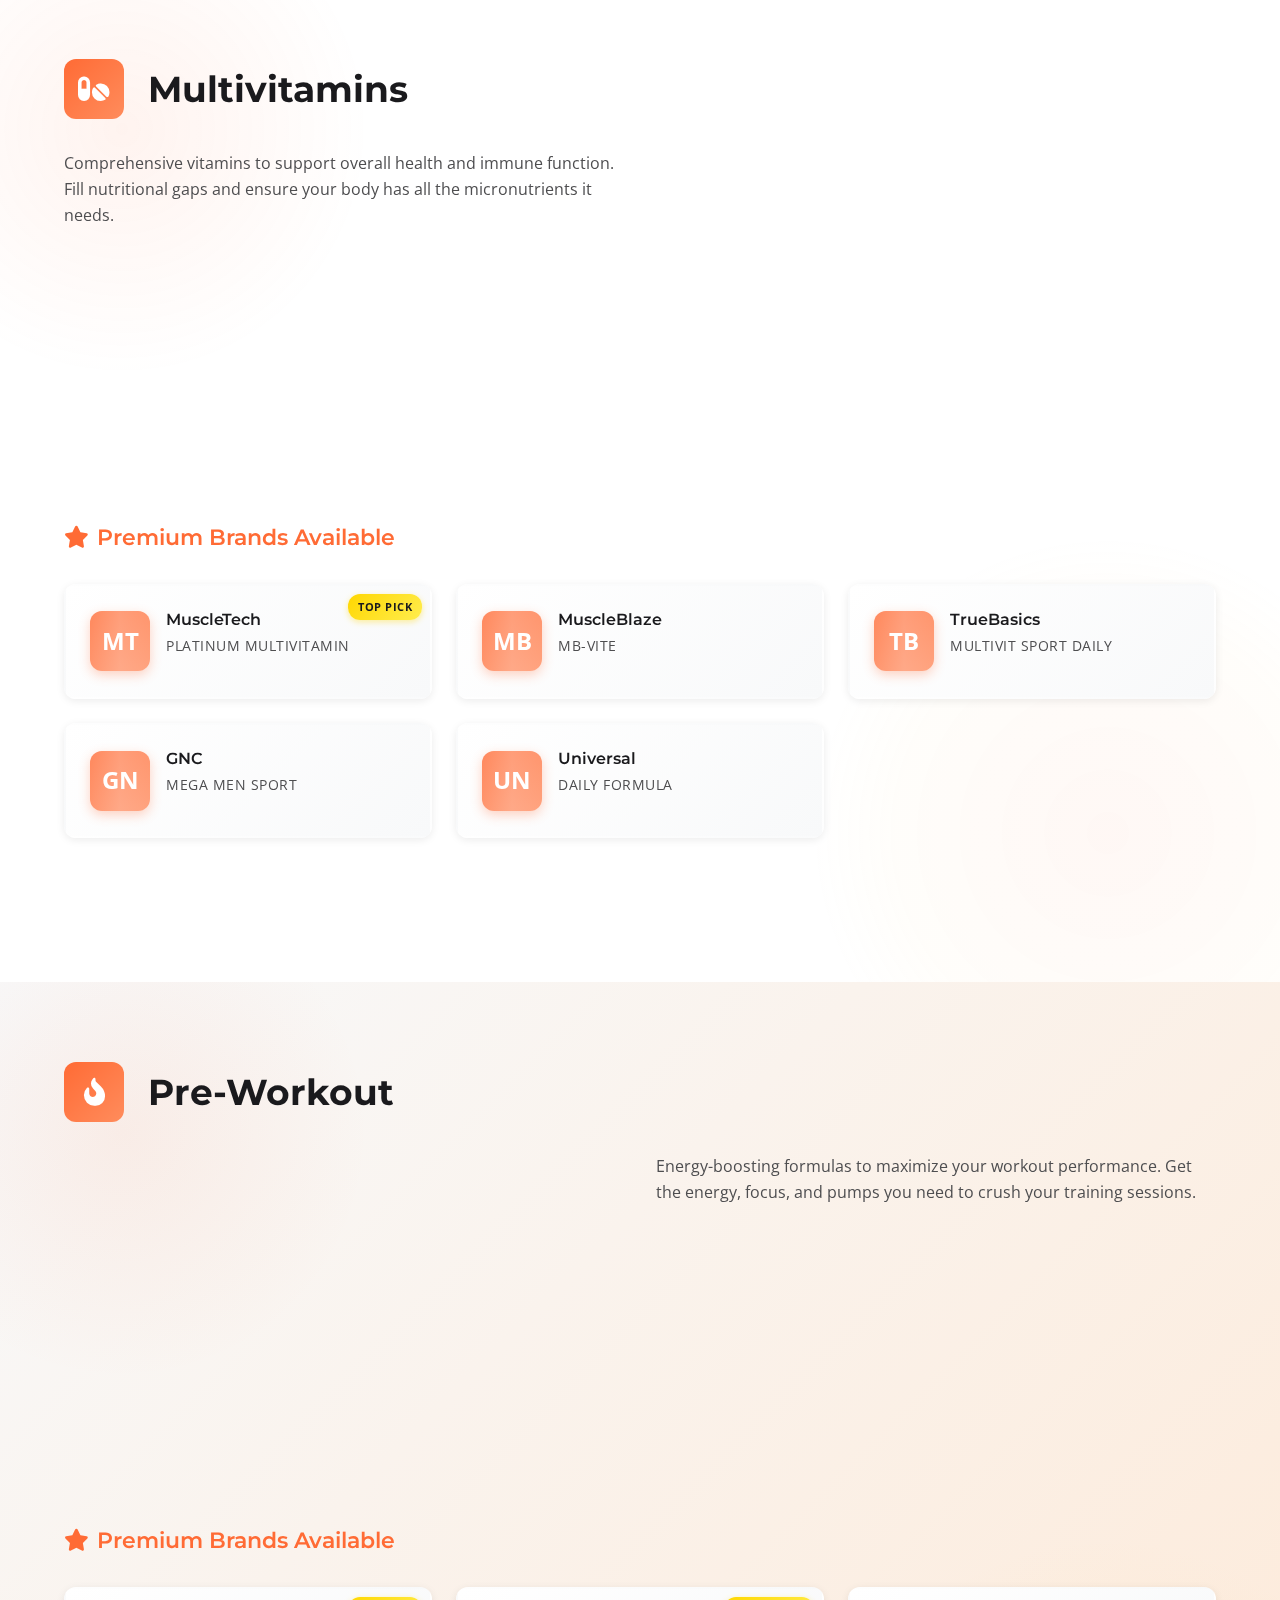
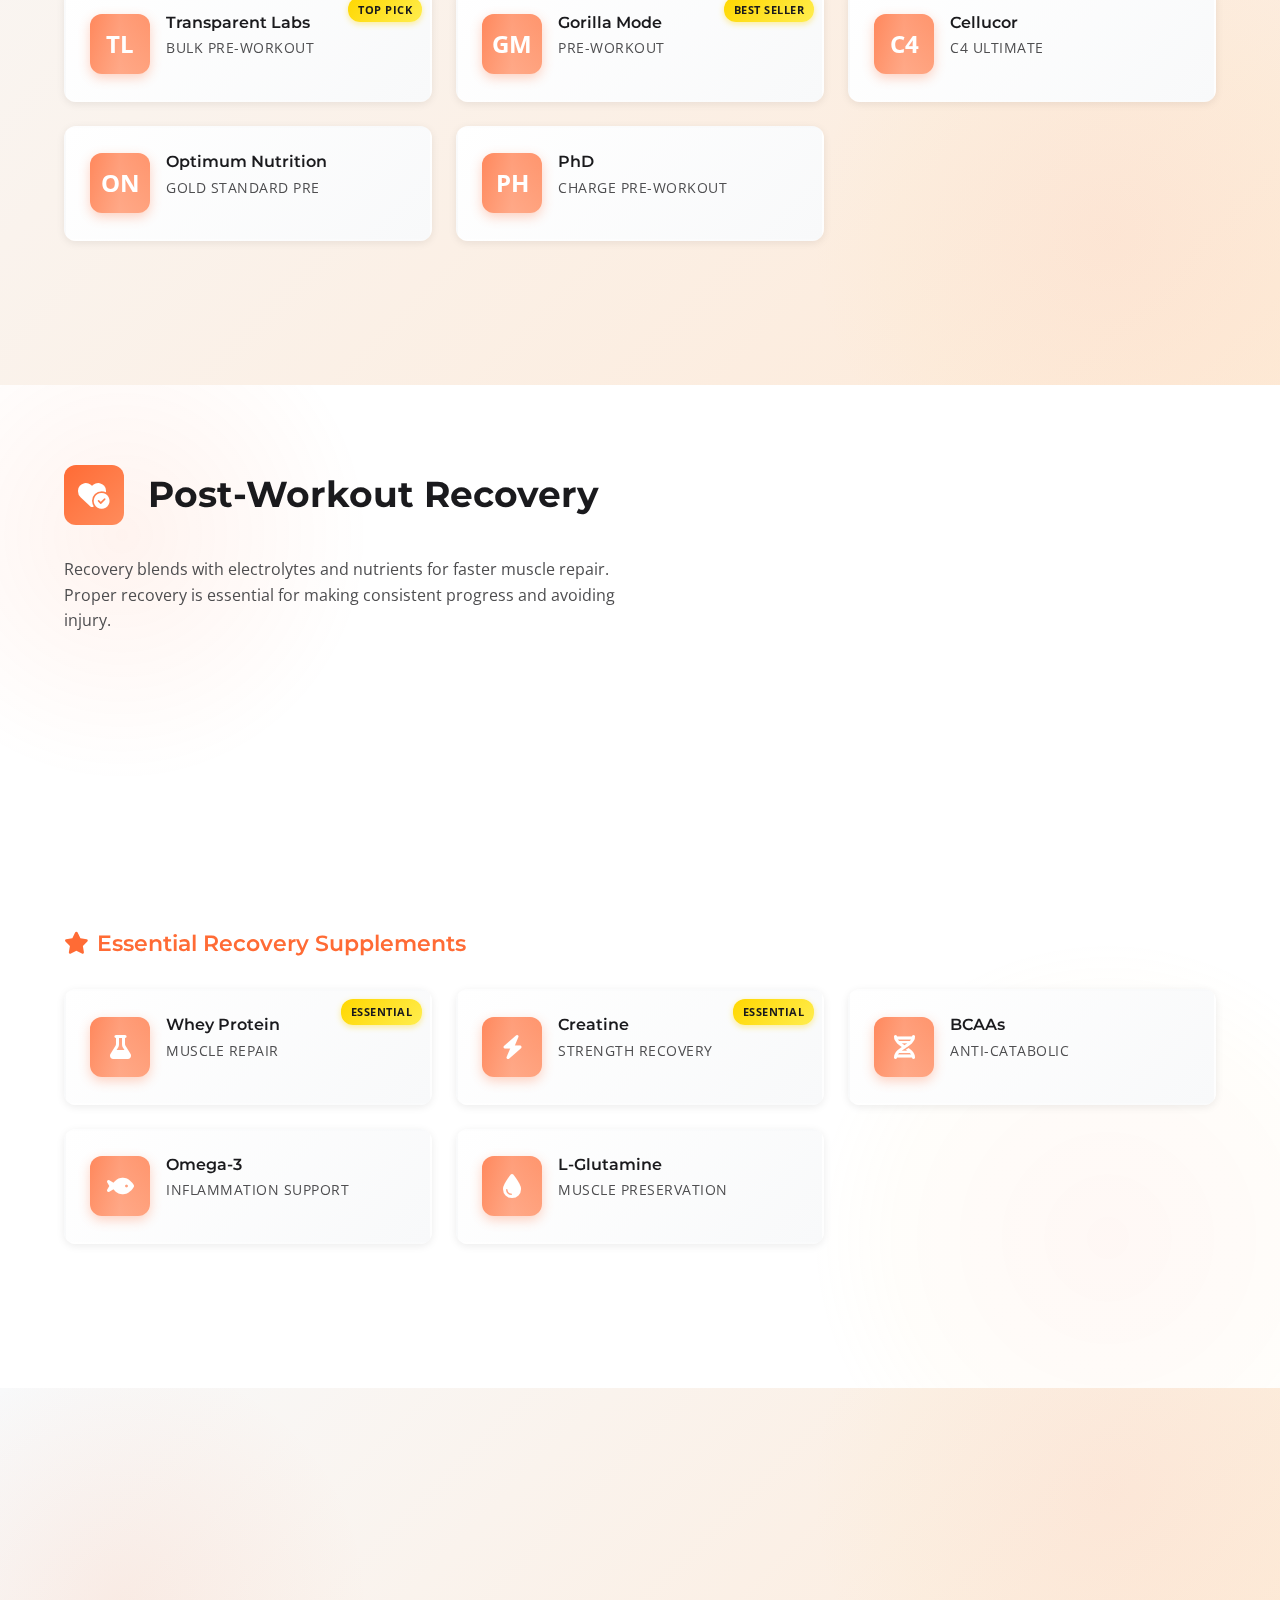
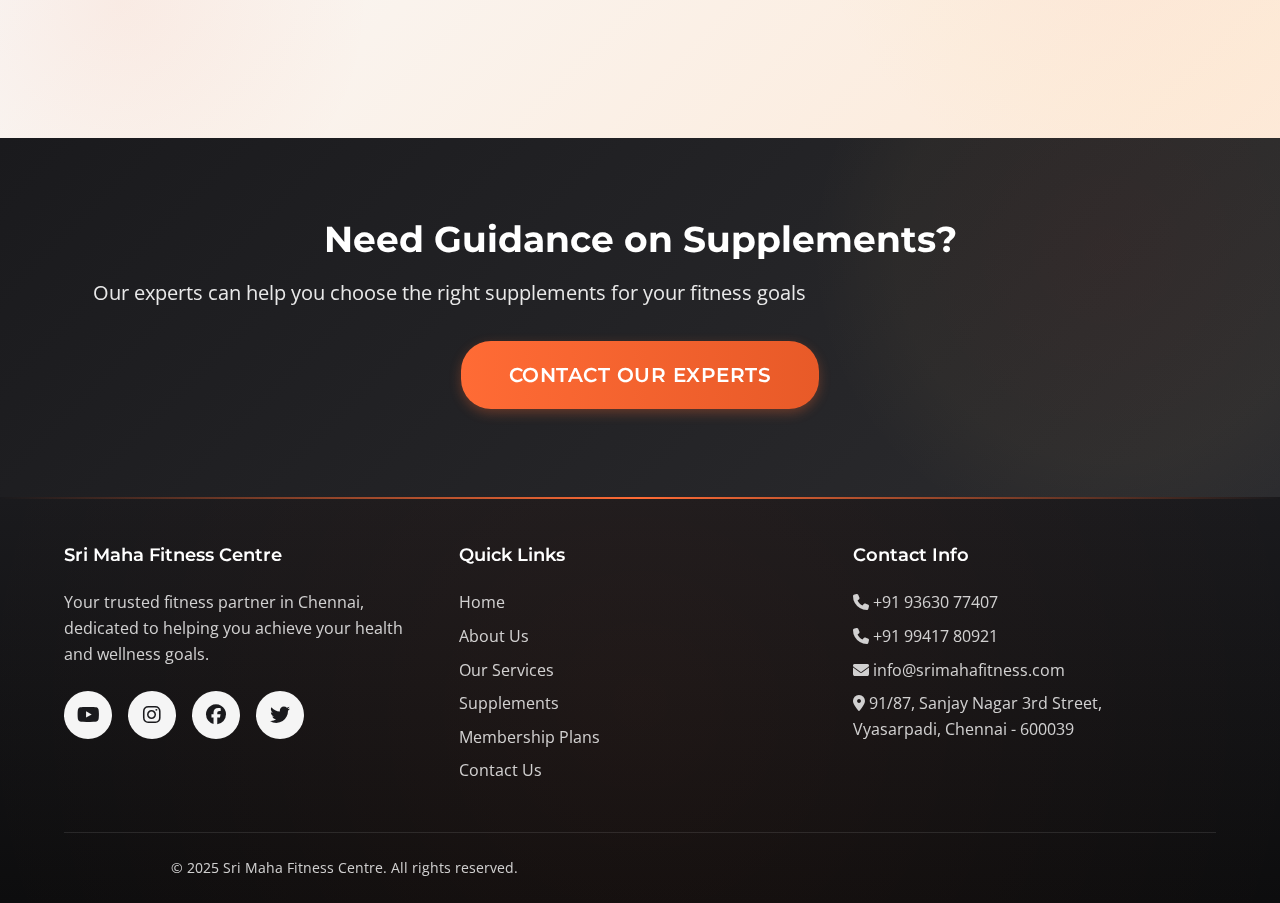
<file: supplements.html>
<!DOCTYPE html>
<html lang="en">
<head>
  <meta charset="UTF-8">
  <meta name="viewport" content="width=device-width, initial-scale=1.0">
  <meta name="description" content="Trusted supplements available at Sri Maha Fitness Centre Chennai - Protein Powders, Creatine, BCAAs, Multivitamins, Pre-Workout, and Recovery supplements.">
  <meta name="keywords" content="gym supplements Chennai, protein powder, creatine, BCAAs, fitness supplements">
  <title>Supplements | Sri Maha Fitness Centre - Chennai</title>
  
  <!-- Favicon -->
  <link rel="icon" type="image/x-icon" href="data:image/svg+xml,<svg xmlns='http://www.w3.org/2000/svg' viewBox='0 0 100 100'><text y='.9em' font-size='90'>💪</text></svg>">
  
  <!-- Google Fonts -->
  <link rel="preconnect" href="https://fonts.googleapis.com">
  <link rel="preconnect" href="https://fonts.gstatic.com" crossorigin>
  <link href="https://fonts.googleapis.com/css2?family=Montserrat:wght@400;600;700&family=Open+Sans:wght@400;600;700&display=swap" rel="stylesheet">
  
  <!-- Font Awesome -->
  <link rel="stylesheet" href="https://cdnjs.cloudflare.com/ajax/libs/font-awesome/6.4.0/css/all.min.css">
  
  <!-- CSS Files -->
  <link rel="stylesheet" href="css/variables.css">
  <link rel="stylesheet" href="css/reset.css">
  <link rel="stylesheet" href="css/main.css">
</head>
<body>
  <!-- Skip to Main Content -->
  <a href="#main-content" class="skip-to-content">Skip to main content</a>
  
  <!-- Header -->
  <header class="header">
    <div class="container header__container">
      <a href="index.html" class="logo">
        <img src="logo.png" alt="Sri Maha Fitness Centre Logo" class="logo__image">
        <span>Sri Maha Fitness</span>
      </a>
      
      <nav class="nav" aria-label="Main navigation">
        <ul class="nav__list">
          <li><a href="index.html" class="nav__link">Home</a></li>
          <li><a href="services.html" class="nav__link">Services</a></li>
          <li><a href="supplements.html" class="nav__link nav__link--active">Supplements</a></li>
          <li><a href="membership.html" class="nav__link">Membership</a></li>
          <li><a href="contact.html" class="nav__link">Contact</a></li>
          <li><a href="about.html" class="nav__link">About</a></li>
        </ul>
        
        <button class="nav__toggle" aria-label="Toggle navigation" aria-expanded="false">
          <i class="fa-solid fa-bars"></i>
        </button>
      </nav>
    </div>
  </header>

  <!-- Main Content -->
  <main id="main-content">
    <!-- Page Banner -->
    <section class="page-banner">
      <div class="page-banner__content container">
        <h1 class="page-banner__title">Trusted Supplements</h1>
        <nav aria-label="Breadcrumb">
          <ol class="breadcrumb">
            <li class="breadcrumb__item">
              <a href="index.html" class="breadcrumb__link">Home</a>
            </li>
            <li class="breadcrumb__item">Supplements</li>
          </ol>
        </nav>
      </div>
    </section>

    <!-- Intro Section -->
    <section class="section">
      <div class="container">
        <div class="about-content" style="align-items: center;">
          <div class="about-content__image">
            <img src="images/supplements.jpg" 
                 alt="Protein supplements and nutrition products"
                 loading="lazy">
          </div>
          <div class="about-content__text">
            <h2>High-Quality Supplements</h2>
            <p>
              We offer a range of high-quality supplements to support your fitness journey. From protein powders to pre-workout formulas, we feature trusted brands to help you achieve your goals faster and more effectively.
            </p>
            <p>
              <strong>Important:</strong> All supplements are authentic and sourced from reputable manufacturers. Consult with our fitness experts to find the right supplements for your specific needs.
            </p>
          </div>
        </div>
      </div>
    </section>

    <!-- Protein Powders -->
    <section id="protein" class="section section--light">
      <div class="container">
        <div class="supplements-category">
          <div class="supplements-category__header">
            <div class="supplements-category__icon">
              <i class="fa-solid fa-flask" aria-hidden="true"></i>
            </div>
            <h2 class="supplements-category__title">Protein Powders</h2>
          </div>
          
          <div style="display: grid; grid-template-columns: 1fr 1fr; gap: var(--space-xl); align-items: start; margin-bottom: var(--space-lg);">
            <div>
              <img src="images/protein-powder.jpg" alt="Premium whey protein powder supplements" loading="lazy" style="width: 100%; height: 350px; object-fit: cover; border-radius: var(--border-radius);">
            </div>
            <div>
              <p class="supplements-category__description" style="margin-bottom: var(--space-lg);">
                High-quality whey and plant-based proteins to aid muscle recovery and growth. Protein is essential for building and repairing muscle tissue after intense workouts.
              </p>
            </div>
          </div>
          
          <h4 style="color: var(--primary-orange); margin-bottom: var(--space-lg); font-size: var(--fs-h4);">
            <i class="fa-solid fa-star" style="margin-right: 8px;"></i>Premium Brands Available
          </h4>
          
          <div class="brands-grid">
            <div class="brand-card">
              <div class="brand-card__logo">TL</div>
              <div class="brand-card__content">
                <h5 class="brand-card__name">Transparent Labs</h5>
                <p class="brand-card__type">Grass-Fed Whey Isolate</p>
              </div>
              <span class="brand-card__badge">Top Pick</span>
            </div>
            
            <div class="brand-card">
              <div class="brand-card__logo">ON</div>
              <div class="brand-card__content">
                <h5 class="brand-card__name">Optimum Nutrition</h5>
                <p class="brand-card__type">Gold Standard Whey</p>
              </div>
              <span class="brand-card__badge">Best Seller</span>
            </div>
            
            <div class="brand-card">
              <div class="brand-card__logo">DY</div>
              <div class="brand-card__content">
                <h5 class="brand-card__name">Dymatize</h5>
                <p class="brand-card__type">ISO 100</p>
              </div>
            </div>
            
            <div class="brand-card">
              <div class="brand-card__logo">MB</div>
              <div class="brand-card__content">
                <h5 class="brand-card__name">MuscleBlaze</h5>
                <p class="brand-card__type">Biozyme Performance</p>
              </div>
            </div>
            
            <div class="brand-card">
              <div class="brand-card__logo">L+</div>
              <div class="brand-card__content">
                <h5 class="brand-card__name">Legion</h5>
                <p class="brand-card__type">Whey+ Isolate</p>
              </div>
            </div>
            
            <div class="brand-card">
              <div class="brand-card__logo">NB</div>
              <div class="brand-card__content">
                <h5 class="brand-card__name">Nutrabay</h5>
                <p class="brand-card__type">Gold Whey Concentrate</p>
              </div>
            </div>
            
            <div class="brand-card">
              <div class="brand-card__logo">MT</div>
              <div class="brand-card__content">
                <h5 class="brand-card__name">MuscleTech</h5>
                <p class="brand-card__type">NitroTech</p>
              </div>
            </div>
            
            <div class="brand-card">
              <div class="brand-card__logo">IP</div>
              <div class="brand-card__content">
                <h5 class="brand-card__name">Isopure</h5>
                <p class="brand-card__type">Low Carb</p>
              </div>
            </div>
            
            <div class="brand-card">
              <div class="brand-card__logo">MP</div>
              <div class="brand-card__content">
                <h5 class="brand-card__name">Myprotein</h5>
                <p class="brand-card__type">Impact Whey</p>
              </div>
            </div>
            
            <div class="brand-card">
              <div class="brand-card__logo">HU</div>
              <div class="brand-card__content">
                <h5 class="brand-card__name">Huel</h5>
                <p class="brand-card__type">Black Edition</p>
              </div>
            </div>
          </div>
        </div>
      </div>
    </section>

    <!-- Creatine -->
    <section id="creatine" class="section">
      <div class="container">
        <div class="supplements-category">
          <div class="supplements-category__header">
            <div class="supplements-category__icon">
              <i class="fa-solid fa-bolt" aria-hidden="true"></i>
            </div>
            <h2 class="supplements-category__title">Creatine</h2>
          </div>
          
          <div style="display: grid; grid-template-columns: 1fr 1fr; gap: var(--space-xl); align-items: start; margin-bottom: var(--space-lg);">
            <div style="order: 2;">
              <img src="images/creatine-powder.jpg" alt="Pure creatine monohydrate supplement" loading="lazy" style="width: 100%; height: 350px; object-fit: cover; border-radius: var(--border-radius);">
            </div>
            <div style="order: 1;">
              <p class="supplements-category__description" style="margin-bottom: var(--space-lg);">
                Enhance strength and power with our premium creatine supplements. Creatine is one of the most researched and effective supplements for improving athletic performance.
              </p>
            </div>
          </div>
          
          <h4 style="color: var(--primary-orange); margin-bottom: var(--space-lg); font-size: var(--fs-h4);">
            <i class="fa-solid fa-star" style="margin-right: 8px;"></i>Premium Brands Available
          </h4>
          
          <div class="brands-grid">
            <div class="brand-card">
              <div class="brand-card__logo">TL</div>
              <div class="brand-card__content">
                <h5 class="brand-card__name">Transparent Labs</h5>
                <p class="brand-card__type">Creatine HMB</p>
              </div>
              <span class="brand-card__badge">Top Pick</span>
            </div>
            
            <div class="brand-card">
              <div class="brand-card__logo">ON</div>
              <div class="brand-card__content">
                <h5 class="brand-card__name">Optimum Nutrition</h5>
                <p class="brand-card__type">Micronized Creatine</p>
              </div>
            </div>
            
            <div class="brand-card">
              <div class="brand-card__logo">MB</div>
              <div class="brand-card__content">
                <h5 class="brand-card__name">MuscleBlaze</h5>
                <p class="brand-card__type">Creatine Monohydrate</p>
              </div>
            </div>
            
            <div class="brand-card">
              <div class="brand-card__logo">NC</div>
              <div class="brand-card__content">
                <h5 class="brand-card__name">Nutricost</h5>
                <p class="brand-card__type">Micronized Monohydrate</p>
              </div>
            </div>
            
            <div class="brand-card">
              <div class="brand-card__logo">MT</div>
              <div class="brand-card__content">
                <h5 class="brand-card__name">MuscleTech</h5>
                <p class="brand-card__type">Platinum 100% Creatine</p>
              </div>
            </div>
            
            <div class="brand-card">
              <div class="brand-card__logo">L</div>
              <div class="brand-card__content">
                <h5 class="brand-card__name">Legion</h5>
                <p class="brand-card__type">Recharge</p>
              </div>
            </div>
            
            <div class="brand-card">
              <div class="brand-card__logo">GN</div>
              <div class="brand-card__content">
                <h5 class="brand-card__name">GNC</h5>
                <p class="brand-card__type">Creatine Monohydrate</p>
              </div>
            </div>
            
            <div class="brand-card">
              <div class="brand-card__logo">KG</div>
              <div class="brand-card__content">
                <h5 class="brand-card__name">Kaged</h5>
                <p class="brand-card__type">Creatine HCl</p>
              </div>
            </div>
            
            <div class="brand-card">
              <div class="brand-card__logo">MP</div>
              <div class="brand-card__content">
                <h5 class="brand-card__name">Myprotein</h5>
                <p class="brand-card__type">Creatine Monohydrate</p>
              </div>
            </div>
            
            <div class="brand-card">
              <div class="brand-card__logo">NB</div>
              <div class="brand-card__content">
                <h5 class="brand-card__name">Nutrabay</h5>
                <p class="brand-card__type">Pure Creatine</p>
              </div>
            </div>
          </div>
        </div>
      </div>
    </section>

    <!-- BCAAs -->
    <section id="bcaas" class="section section--light">
      <div class="container">
        <div class="supplements-category">
          <div class="supplements-category__header">
            <div class="supplements-category__icon">
              <i class="fa-solid fa-dna" aria-hidden="true"></i>
            </div>
            <h2 class="supplements-category__title">BCAAs</h2>
          </div>
          
          <div style="display: grid; grid-template-columns: 1fr 1fr; gap: var(--space-xl); align-items: start; margin-bottom: var(--space-lg);">
            <div>
              <img src="images/bcaa-amino.jpg" alt="BCAA branched chain amino acids supplement" loading="lazy" style="width: 100%; height: 350px; object-fit: cover; border-radius: var(--border-radius);">
            </div>
            <div>
              <p class="supplements-category__description" style="margin-bottom: var(--space-lg);">
                Branched-chain amino acids for improved endurance and reduced muscle fatigue. BCAAs help prevent muscle breakdown during intense training sessions.
              </p>
            </div>
          </div>
          
          <h4 style="color: var(--primary-orange); margin-bottom: var(--space-lg); font-size: var(--fs-h4);">
            <i class="fa-solid fa-star" style="margin-right: 8px;"></i>Premium Brands Available
          </h4>
          
          <div class="brands-grid">
            <div class="brand-card">
              <div class="brand-card__logo">TL</div>
              <div class="brand-card__content">
                <h5 class="brand-card__name">Transparent Labs</h5>
                <p class="brand-card__type">BCAA Glutamine</p>
              </div>
              <span class="brand-card__badge">Top Pick</span>
            </div>
            
            <div class="brand-card">
              <div class="brand-card__logo">TH</div>
              <div class="brand-card__content">
                <h5 class="brand-card__name">Thorne</h5>
                <p class="brand-card__type">Amino Complex</p>
              </div>
            </div>
            
            <div class="brand-card">
              <div class="brand-card__logo">ON</div>
              <div class="brand-card__content">
                <h5 class="brand-card__name">Optimum Nutrition</h5>
                <p class="brand-card__type">BCAA 5000</p>
              </div>
            </div>
            
            <div class="brand-card">
              <div class="brand-card__logo">MB</div>
              <div class="brand-card__content">
                <h5 class="brand-card__name">MuscleBlaze</h5>
                <p class="brand-card__type">BCAA Pro</p>
              </div>
            </div>
            
            <div class="brand-card">
              <div class="brand-card__logo">GN</div>
              <div class="brand-card__content">
                <h5 class="brand-card__name">GNC AMP</h5>
                <p class="brand-card__type">BCAA Advanced</p>
              </div>
            </div>
            
            <div class="brand-card">
              <div class="brand-card__logo">BP</div>
              <div class="brand-card__content">
                <h5 class="brand-card__name">BPI Sports</h5>
                <p class="brand-card__type">Best BCAA</p>
              </div>
            </div>
            
            <div class="brand-card">
              <div class="brand-card__logo">MP</div>
              <div class="brand-card__content">
                <h5 class="brand-card__name">MusclePharm</h5>
                <p class="brand-card__type">Essential BCAA</p>
              </div>
            </div>
            
            <div class="brand-card">
              <div class="brand-card__logo">SC</div>
              <div class="brand-card__content">
                <h5 class="brand-card__name">Scivation</h5>
                <p class="brand-card__type">Xtend BCAA</p>
              </div>
            </div>
            
            <div class="brand-card">
              <div class="brand-card__logo">BM</div>
              <div class="brand-card__content">
                <h5 class="brand-card__name">BigMuscles</h5>
                <p class="brand-card__type">Real BCAA</p>
              </div>
            </div>
            
            <div class="brand-card">
              <div class="brand-card__logo">MO</div>
              <div class="brand-card__content">
                <h5 class="brand-card__name">Momentous</h5>
                <p class="brand-card__type">Vital Aminos</p>
              </div>
            </div>
          </div>
        </div>
      </div>
    </section>

    <!-- Multivitamins -->
    <section id="multivitamins" class="section">
      <div class="container">
        <div class="supplements-category">
          <div class="supplements-category__header">
            <div class="supplements-category__icon">
              <i class="fa-solid fa-pills" aria-hidden="true"></i>
            </div>
            <h2 class="supplements-category__title">Multivitamins</h2>
          </div>
          
          <div style="display: grid; grid-template-columns: 1fr 1fr; gap: var(--space-xl); align-items: start; margin-bottom: var(--space-lg);">
            <div style="order: 2;">
              <img src="images/multivitamin.jpg" alt="Daily multivitamin supplements for health" loading="lazy" style="width: 100%; height: 350px; object-fit: cover; border-radius: var(--border-radius);">
            </div>
            <div style="order: 1;">
              <p class="supplements-category__description" style="margin-bottom: var(--space-lg);">
                Comprehensive vitamins to support overall health and immune function. Fill nutritional gaps and ensure your body has all the micronutrients it needs.
              </p>
            </div>
          </div>
          
          <h4 style="color: var(--primary-orange); margin-bottom: var(--space-lg); font-size: var(--fs-h4);">
            <i class="fa-solid fa-star" style="margin-right: 8px;"></i>Premium Brands Available
          </h4>
          
          <div class="brands-grid">
            <div class="brand-card">
              <div class="brand-card__logo">MT</div>
              <div class="brand-card__content">
                <h5 class="brand-card__name">MuscleTech</h5>
                <p class="brand-card__type">Platinum MultiVitamin</p>
              </div>
              <span class="brand-card__badge">Top Pick</span>
            </div>
            
            <div class="brand-card">
              <div class="brand-card__logo">MB</div>
              <div class="brand-card__content">
                <h5 class="brand-card__name">MuscleBlaze</h5>
                <p class="brand-card__type">MB-Vite</p>
              </div>
            </div>
            
            <div class="brand-card">
              <div class="brand-card__logo">TB</div>
              <div class="brand-card__content">
                <h5 class="brand-card__name">TrueBasics</h5>
                <p class="brand-card__type">Multivit Sport Daily</p>
              </div>
            </div>
            
            <div class="brand-card">
              <div class="brand-card__logo">GN</div>
              <div class="brand-card__content">
                <h5 class="brand-card__name">GNC</h5>
                <p class="brand-card__type">Mega Men Sport</p>
              </div>
            </div>
            
            <div class="brand-card">
              <div class="brand-card__logo">UN</div>
              <div class="brand-card__content">
                <h5 class="brand-card__name">Universal</h5>
                <p class="brand-card__type">Daily Formula</p>
              </div>
            </div>
          </div>
        </div>
      </div>
    </section>

    <!-- Pre-Workout -->
    <section id="pre-workout" class="section section--light">
      <div class="container">
        <div class="supplements-category">
          <div class="supplements-category__header">
            <div class="supplements-category__icon">
              <i class="fa-solid fa-fire-flame-curved" aria-hidden="true"></i>
            </div>
            <h2 class="supplements-category__title">Pre-Workout</h2>
          </div>
          
          <div style="display: grid; grid-template-columns: 1fr 1fr; gap: var(--space-xl); align-items: start; margin-bottom: var(--space-lg);">
            <div>
              <img src="images/pre-workout.jpg" alt="Pre-workout energy supplement powder" loading="lazy" style="width: 100%; height: 350px; object-fit: cover; border-radius: var(--border-radius);">
            </div>
            <div>
              <p class="supplements-category__description" style="margin-bottom: var(--space-lg);">
                Energy-boosting formulas to maximize your workout performance. Get the energy, focus, and pumps you need to crush your training sessions.
              </p>
            </div>
          </div>
          
          <h4 style="color: var(--primary-orange); margin-bottom: var(--space-lg); font-size: var(--fs-h4);">
            <i class="fa-solid fa-star" style="margin-right: 8px;"></i>Premium Brands Available
          </h4>
          
          <div class="brands-grid">
            <div class="brand-card">
              <div class="brand-card__logo">TL</div>
              <div class="brand-card__content">
                <h5 class="brand-card__name">Transparent Labs</h5>
                <p class="brand-card__type">Bulk Pre-Workout</p>
              </div>
              <span class="brand-card__badge">Top Pick</span>
            </div>
            
            <div class="brand-card">
              <div class="brand-card__logo">GM</div>
              <div class="brand-card__content">
                <h5 class="brand-card__name">Gorilla Mode</h5>
                <p class="brand-card__type">Pre-Workout</p>
              </div>
              <span class="brand-card__badge">Best Seller</span>
            </div>
            
            <div class="brand-card">
              <div class="brand-card__logo">C4</div>
              <div class="brand-card__content">
                <h5 class="brand-card__name">Cellucor</h5>
                <p class="brand-card__type">C4 Ultimate</p>
              </div>
            </div>
            
            <div class="brand-card">
              <div class="brand-card__logo">ON</div>
              <div class="brand-card__content">
                <h5 class="brand-card__name">Optimum Nutrition</h5>
                <p class="brand-card__type">Gold Standard Pre</p>
              </div>
            </div>
            
            <div class="brand-card">
              <div class="brand-card__logo">PH</div>
              <div class="brand-card__content">
                <h5 class="brand-card__name">PhD</h5>
                <p class="brand-card__type">Charge Pre-Workout</p>
              </div>
            </div>
          </div>
        </div>
      </div>
    </section>

    <!-- Post-Workout Recovery -->
    <section id="post-workout" class="section">
      <div class="container">
        <div class="supplements-category">
          <div class="supplements-category__header">
            <div class="supplements-category__icon">
              <i class="fa-solid fa-heart-circle-check" aria-hidden="true"></i>
            </div>
            <h2 class="supplements-category__title">Post-Workout Recovery</h2>
          </div>
          
          <div style="display: grid; grid-template-columns: 1fr 1fr; gap: var(--space-xl); align-items: start; margin-bottom: var(--space-lg);">
            <div style="order: 2;">
              <img src="images/post-workout.jpg" alt="Post-workout recovery supplement shake" loading="lazy" style="width: 100%; height: 350px; object-fit: cover; border-radius: var(--border-radius);">
            </div>
            <div style="order: 1;">
              <p class="supplements-category__description" style="margin-bottom: var(--space-lg);">
                Recovery blends with electrolytes and nutrients for faster muscle repair. Proper recovery is essential for making consistent progress and avoiding injury.
              </p>
            </div>
          </div>
          
          <h4 style="color: var(--primary-orange); margin-bottom: var(--space-lg); font-size: var(--fs-h4);">
            <i class="fa-solid fa-star" style="margin-right: 8px;"></i>Essential Recovery Supplements
          </h4>
          
          <div class="brands-grid">
            <div class="brand-card">
              <div class="brand-card__logo"><i class="fa-solid fa-flask" style="font-size: 1.5rem;"></i></div>
              <div class="brand-card__content">
                <h5 class="brand-card__name">Whey Protein</h5>
                <p class="brand-card__type">Muscle Repair</p>
              </div>
              <span class="brand-card__badge">Essential</span>
            </div>
            
            <div class="brand-card">
              <div class="brand-card__logo"><i class="fa-solid fa-bolt" style="font-size: 1.5rem;"></i></div>
              <div class="brand-card__content">
                <h5 class="brand-card__name">Creatine</h5>
                <p class="brand-card__type">Strength Recovery</p>
              </div>
              <span class="brand-card__badge">Essential</span>
            </div>
            
            <div class="brand-card">
              <div class="brand-card__logo"><i class="fa-solid fa-dna" style="font-size: 1.5rem;"></i></div>
              <div class="brand-card__content">
                <h5 class="brand-card__name">BCAAs</h5>
                <p class="brand-card__type">Anti-Catabolic</p>
              </div>
            </div>
            
            <div class="brand-card">
              <div class="brand-card__logo"><i class="fa-solid fa-fish" style="font-size: 1.5rem;"></i></div>
              <div class="brand-card__content">
                <h5 class="brand-card__name">Omega-3</h5>
                <p class="brand-card__type">Inflammation Support</p>
              </div>
            </div>
            
            <div class="brand-card">
              <div class="brand-card__logo"><i class="fa-solid fa-droplet" style="font-size: 1.5rem;"></i></div>
              <div class="brand-card__content">
                <h5 class="brand-card__name">L-Glutamine</h5>
                <p class="brand-card__type">Muscle Preservation</p>
              </div>
            </div>
          </div>
        </div>
      </div>
    </section>

    <!-- Disclaimer -->
    <section class="section section--light">
      <div class="container">
        <div class="card" style="background: #FFF3CD; border-left: 4px solid var(--warning-yellow); text-align: center;">
          <h3><i class="fa-solid fa-circle-info" style="color: var(--warning-yellow);"></i> Important Notice</h3>
          <p style="margin: 0;">
            Supplements are meant to complement a healthy diet and exercise program. Always consult with our fitness experts or a healthcare professional before starting any new supplement regimen. Results may vary based on individual factors.
          </p>
        </div>
      </div>
    </section>

    <!-- CTA Section -->
    <section class="section section--dark">
      <div class="container text-center">
        <h2>Need Guidance on Supplements?</h2>
        <p style="font-size: var(--fs-lead); margin-bottom: var(--space-xl); color: rgba(255,255,255,0.9);">
          Our experts can help you choose the right supplements for your fitness goals
        </p>
        <a href="contact.html" class="btn btn--primary btn--large">Contact Our Experts</a>
      </div>
    </section>
  </main>

  <!-- Footer -->
  <footer class="footer">
    <div class="container">
      <div class="footer__content">
        <div class="footer__section">
          <h4>Sri Maha Fitness Centre</h4>
          <p>Your trusted fitness partner in Chennai, dedicated to helping you achieve your health and wellness goals.</p>
          <ul class="social-links" style="margin-top: var(--space-lg);">
            <li class="social-links__item">
              <a href="https://www.youtube.com/@MahaGym-k7u" target="_blank" rel="noopener noreferrer" class="social-links__link" aria-label="YouTube">
                <i class="fa-brands fa-youtube"></i>
              </a>
            </li>
            <li class="social-links__item">
              <a href="https://www.instagram.com/mahagymfitnesscentre" target="_blank" rel="noopener noreferrer" class="social-links__link" aria-label="Instagram">
                <i class="fa-brands fa-instagram"></i>
              </a>
            </li>
            <li class="social-links__item">
              <a href="#" class="social-links__link" aria-label="Facebook">
                <i class="fa-brands fa-facebook"></i>
              </a>
            </li>
            <li class="social-links__item">
              <a href="#" class="social-links__link" aria-label="Twitter">
                <i class="fa-brands fa-twitter"></i>
              </a>
            </li>
          </ul>
        </div>

        <div class="footer__section">
          <h4>Quick Links</h4>
          <ul class="footer__links">
            <li class="footer__link"><a href="index.html">Home</a></li>
            <li class="footer__link"><a href="about.html">About Us</a></li>
            <li class="footer__link"><a href="services.html">Our Services</a></li>
            <li class="footer__link"><a href="supplements.html">Supplements</a></li>
            <li class="footer__link"><a href="membership.html">Membership Plans</a></li>
            <li class="footer__link"><a href="contact.html">Contact Us</a></li>
          </ul>
        </div>

        <div class="footer__section">
          <h4>Contact Info</h4>
          <ul class="footer__links">
            <li class="footer__link">
              <i class="fa-solid fa-phone" aria-hidden="true"></i>
              <a href="tel:+919363077407">+91 93630 77407</a>
            </li>
            <li class="footer__link">
              <i class="fa-solid fa-phone" aria-hidden="true"></i>
              <a href="tel:+919941780921">+91 99417 80921</a>
            </li>
            <li class="footer__link">
              <i class="fa-solid fa-envelope" aria-hidden="true"></i>
              <a href="mailto:info@srimahafitness.com">info@srimahafitness.com</a>
            </li>
            <li class="footer__link">
              <i class="fa-solid fa-location-dot" aria-hidden="true"></i>
              91/87, Sanjay Nagar 3rd Street,<br>
              Vyasarpadi, Chennai - 600039
            </li>
          </ul>
        </div>
      </div>

      <div class="footer__bottom">
        <p class="footer__copyright">
          © 2025 Sri Maha Fitness Centre. All rights reserved.
        </p>
      </div>
    </div>
  </footer>

  <!-- Back to Top Button -->
  <button class="back-to-top" aria-label="Back to top">
    <i class="fa-solid fa-arrow-up"></i>
  </button>

  <!-- JavaScript -->
  <script src="js/main.js"></script>
</body>
</html>
</file>
<file: css/variables.css>
/* ==========================================================================
   CSS Custom Properties (Variables)
   Sri Maha Fitness Centre
   ========================================================================== */

:root {
  /* Primary Colors */
  --primary-orange: #FF6B35;
  --primary-dark: #E85A28;
  --primary-light: #FF8C5C;
  
  --dark-charcoal: #1A1A1D;
  --medium-gray: #4E4E50;
  --light-gray: #F5F5F5;
  --white: #FFFFFF;
  
  /* Accent Colors */
  --success-green: #2ECC71;
  --warning-yellow: #F39C12;
  --info-blue: #3498DB;
  --error-red: #E74C3C;
  
  /* Gradients */
  --gradient-hero: linear-gradient(135deg, #FF6B35 0%, #FF8C5C 100%);
  --gradient-cta: linear-gradient(90deg, #FF6B35 0%, #E85A28 100%);
  --gradient-section: linear-gradient(135deg, #FFF3E0 0%, #FFE0B2 100%);
  --gradient-card: linear-gradient(135deg, #FFFFFF 0%, #F5F5F5 100%);
  --overlay-dark: linear-gradient(180deg, rgba(26,26,29,0.7) 0%, rgba(26,26,29,0.4) 100%);
  --overlay-orange: linear-gradient(180deg, rgba(255,107,53,0.1) 0%, rgba(255,107,53,0.05) 100%);
  
  /* Typography */
  --font-heading: 'Montserrat', 'Helvetica Neue', Arial, sans-serif;
  --font-body: 'Open Sans', 'Segoe UI', Tahoma, sans-serif;
  
  /* Font Sizes */
  --fs-h1: 3rem;        /* 48px */
  --fs-h2: 2.25rem;     /* 36px */
  --fs-h3: 1.75rem;     /* 28px */
  --fs-h4: 1.375rem;    /* 22px */
  --fs-h5: 1.125rem;    /* 18px */
  --fs-body: 1rem;      /* 16px */
  --fs-lead: 1.25rem;   /* 20px */
  --fs-small: 0.875rem; /* 14px */
  
  /* Font Weights */
  --fw-regular: 400;
  --fw-semibold: 600;
  --fw-bold: 700;
  
  /* Spacing */
  --space-xs: 0.25rem;   /* 4px */
  --space-sm: 0.5rem;    /* 8px */
  --space-md: 1rem;      /* 16px */
  --space-lg: 1.5rem;    /* 24px */
  --space-xl: 2rem;      /* 32px */
  --space-xxl: 3rem;     /* 48px */
  --space-xxxl: 4rem;    /* 64px */
  
  /* Layout */
  --container-max-width: 1200px;
  --section-padding: 5rem;
  --header-height: 80px;
  
  /* Border Radius */
  --radius-sm: 0.5rem;   /* 8px */
  --radius-md: 0.75rem;  /* 12px */
  --radius-lg: 1.875rem; /* 30px - pill */
  
  /* Shadows */
  --shadow-sm: 0 2px 8px rgba(0, 0, 0, 0.08);
  --shadow-md: 0 4px 12px rgba(0, 0, 0, 0.08);
  --shadow-lg: 0 8px 24px rgba(0, 0, 0, 0.12);
  --shadow-xl: 0 12px 32px rgba(0, 0, 0, 0.15);
  
  /* Transitions */
  --transition-fast: 0.2s ease;
  --transition-base: 0.3s ease;
  --transition-slow: 0.5s ease;
  --ease-smooth: cubic-bezier(0.4, 0, 0.2, 1);
  
  /* Z-index */
  --z-header: 1000;
  --z-modal: 2000;
  --z-tooltip: 3000;
}

/* Mobile Overrides */
@media (max-width: 767px) {
  :root {
    --fs-h1: 2.25rem;     /* 36px */
    --fs-h2: 1.75rem;     /* 28px */
    --fs-h3: 1.5rem;      /* 24px */
    --fs-h4: 1.25rem;     /* 20px */
    --fs-lead: 1.125rem;  /* 18px */
    --section-padding: 2.5rem;
  }
}
</file>
<file: css/main.css>
/* ==========================================================================
   Main Styles
   Sri Maha Fitness Centre
   ========================================================================== */

/* ==========================================================================
   Layout Components
   ========================================================================== */

/* Container */
.container {
  max-width: var(--container-max-width);
  margin: 0 auto;
  padding: 0 var(--space-lg);
  position: relative;
  z-index: 1;
}

/* Section */
.section {
  padding: var(--section-padding) 0;
  position: relative;
  overflow: hidden;
}

.section::before {
  content: '';
  position: absolute;
  top: -10%;
  left: -10%;
  width: 500px;
  height: 500px;
  background: radial-gradient(circle, rgba(255, 107, 53, 0.08) 0%, transparent 70%);
  border-radius: 50%;
  pointer-events: none;
  animation: float-slow 15s ease-in-out infinite;
}

.section::after {
  content: '';
  position: absolute;
  bottom: -15%;
  right: -10%;
  width: 600px;
  height: 600px;
  background: radial-gradient(circle, rgba(255, 107, 53, 0.05) 0%, rgba(255, 200, 100, 0.03) 50%, transparent 70%);
  border-radius: 50%;
  pointer-events: none;
  animation: float-slow 20s ease-in-out infinite reverse;
}

@keyframes float-slow {
  0%, 100% {
    transform: translate(0, 0) scale(1);
  }
  33% {
    transform: translate(30px, -30px) scale(1.1);
  }
  66% {
    transform: translate(-20px, 20px) scale(0.9);
  }
}

.section--light {
  background: linear-gradient(-45deg, #f8f9fa, #fff5eb, #ffe4cc, #f8f9fa);
  background-size: 400% 400%;
  animation: gradient-shift 15s ease infinite;
}

@keyframes gradient-shift {
  0% {
    background-position: 0% 50%;
  }
  50% {
    background-position: 100% 50%;
  }
  100% {
    background-position: 0% 50%;
  }
}

.section--dark {
  background: linear-gradient(135deg, #1a1a1d 0%, #2c2c2f 50%, #1a1a1d 100%);
  background-size: 200% 200%;
  animation: gradient-dark 20s ease infinite;
  color: var(--white);
  position: relative;
}

.section--dark::before {
  content: '';
  position: absolute;
  top: 0;
  left: 0;
  width: 100%;
  height: 100%;
  background-image: 
    radial-gradient(2px 2px at 20% 30%, white, transparent),
    radial-gradient(2px 2px at 60% 70%, white, transparent),
    radial-gradient(1px 1px at 50% 50%, white, transparent),
    radial-gradient(1px 1px at 80% 10%, white, transparent),
    radial-gradient(2px 2px at 90% 60%, white, transparent),
    radial-gradient(1px 1px at 33% 80%, white, transparent);
  background-size: 200% 200%;
  background-position: 0% 0%;
  opacity: 0.15;
  animation: stars-move 60s linear infinite;
  pointer-events: none;
}

@keyframes gradient-dark {
  0%, 100% {
    background-position: 0% 50%;
  }
  50% {
    background-position: 100% 50%;
  }
}

@keyframes stars-move {
  from {
    transform: translateY(0);
  }
  to {
    transform: translateY(-100px);
  }
}

.section--dark h2,
.section--dark h3,
.section--dark h4 {
  color: var(--white);
}

/* Section Headers */
.section-header {
  text-align: center;
  margin-bottom: var(--space-xxl);
  position: relative;
}

.section-header::after {
  content: '';
  position: absolute;
  bottom: -20px;
  left: 50%;
  transform: translateX(-50%);
  width: 80px;
  height: 4px;
  background: var(--gradient-cta);
  border-radius: 2px;
}

.section-header__subtitle {
  color: var(--primary-orange);
  font-size: var(--fs-body);
  font-weight: var(--fw-semibold);
  text-transform: uppercase;
  letter-spacing: 1px;
  margin-bottom: var(--space-sm);
  display: inline-block;
  padding: 8px 20px;
  background: linear-gradient(135deg, rgba(255, 107, 53, 0.1) 0%, rgba(255, 107, 53, 0.05) 100%);
  border-radius: 20px;
}

.section-header__title {
  font-size: var(--fs-h2);
  margin-bottom: var(--space-md);
}

.section-header__description {
  font-size: var(--fs-lead);
  color: var(--medium-gray);
  max-width: 700px;
  margin: 0 auto;
}

/* ==========================================================================
   Header & Navigation
   ========================================================================== */

.header {
  position: sticky;
  top: 0;
  left: 0;
  width: 100%;
  height: var(--header-height);
  background-color: var(--white);
  box-shadow: var(--shadow-sm);
  z-index: var(--z-header);
  transition: box-shadow var(--transition-base);
}

.header__container {
  display: flex;
  justify-content: space-between;
  align-items: center;
  height: 100%;
}

/* Logo */
.logo {
  font-family: var(--font-heading);
  font-size: 1.5rem;
  font-weight: var(--fw-bold);
  color: var(--dark-charcoal);
  display: flex;
  align-items: center;
  gap: var(--space-sm);
  transition: transform var(--transition-base);
}

.logo:hover {
  transform: scale(1.05);
}

.logo__image {
  height: 50px;
  width: auto;
  object-fit: contain;
}

.logo__icon {
  color: var(--primary-orange);
  font-size: 1.75rem;
}

/* Navigation */
.nav {
  display: flex;
  align-items: center;
  gap: var(--space-sm);
}

.nav__list {
  display: flex;
  gap: var(--space-xs);
  list-style: none;
  padding: 0;
  margin: 0;
}

.nav__link {
  display: block;
  padding: var(--space-sm) var(--space-md);
  font-family: var(--font-heading);
  font-size: var(--fs-small);
  font-weight: var(--fw-semibold);
  text-transform: uppercase;
  letter-spacing: 0.5px;
  color: var(--dark-charcoal);
  border-radius: var(--radius-sm);
  transition: all var(--transition-base);
  position: relative;
}

.nav__link:hover {
  color: var(--primary-orange);
  background-color: rgba(255, 107, 53, 0.1);
}

.nav__link--active {
  color: var(--primary-orange);
}

.nav__link--active::after {
  content: '';
  position: absolute;
  bottom: 0;
  left: var(--space-md);
  right: var(--space-md);
  height: 3px;
  background-color: var(--primary-orange);
  border-radius: 3px;
}

/* Mobile Menu Toggle */
.nav__toggle {
  display: none;
  background: none;
  border: none;
  cursor: pointer;
  padding: var(--space-sm);
  color: var(--dark-charcoal);
  font-size: 1.5rem;
}

/* Mobile Navigation */
@media (max-width: 768px) {
  .nav__toggle {
    display: block;
  }
  
  .nav__list {
    position: fixed;
    top: var(--header-height);
    right: -100%;
    width: 80%;
    max-width: 300px;
    height: calc(100vh - var(--header-height));
    background-color: var(--white);
    flex-direction: column;
    padding: var(--space-xl);
    box-shadow: var(--shadow-lg);
    transition: right var(--transition-base);
    overflow-y: auto;
  }
  
  .nav__list--active {
    right: 0;
  }
  
  .nav__link {
    width: 100%;
    padding: var(--space-md);
  }
  
  .nav__link--active::after {
    left: var(--space-md);
    right: auto;
    width: 3px;
    height: 100%;
    top: 0;
    bottom: 0;
  }
}

/* ==========================================================================
   Hero Section
   ========================================================================== */

.hero {
  position: relative;
  min-height: calc(100vh - var(--header-height));
  display: flex;
  align-items: center;
  justify-content: center;
  background: var(--dark-charcoal);
  background-image: url('../images/hero-gym.jpg');
  background-size: cover;
  background-position: center;
  background-repeat: no-repeat;
  overflow: hidden;
}

.hero__background {
  position: absolute;
  top: 0;
  left: 0;
  width: 100%;
  height: 100%;
  object-fit: cover;
  z-index: 0;
}

.hero__overlay {
  position: absolute;
  top: 0;
  left: 0;
  width: 100%;
  height: 100%;
  background: linear-gradient(135deg, rgba(0, 0, 0, 0.7) 0%, rgba(255, 107, 53, 0.3) 100%);
  z-index: 1;
}

.hero__content {
  position: relative;
  z-index: 2;
  text-align: center;
  color: var(--white);
  max-width: 800px;
  padding: var(--space-xl);
}

.hero__title {
  font-size: clamp(2.5rem, 5vw, 4rem);
  font-weight: var(--fw-bold);
  margin-bottom: var(--space-lg);
  color: var(--white);
  text-shadow: 2px 2px 8px rgba(0, 0, 0, 0.3);
}

.hero__subtitle {
  font-size: var(--fs-lead);
  margin-bottom: var(--space-xl);
  color: rgba(255, 255, 255, 0.95);
  line-height: 1.6;
}

.hero__cta {
  display: flex;
  gap: var(--space-md);
  justify-content: center;
  flex-wrap: wrap;
}

/* ==========================================================================
   Buttons
   ========================================================================== */

.btn {
  display: inline-block;
  padding: 14px 32px;
  font-family: var(--font-heading);
  font-size: var(--fs-body);
  font-weight: var(--fw-semibold);
  text-align: center;
  text-transform: uppercase;
  letter-spacing: 0.5px;
  border: none;
  border-radius: var(--radius-lg);
  cursor: pointer;
  transition: all var(--transition-base);
  text-decoration: none;
  min-width: 150px;
}

.btn--primary {
  background: var(--gradient-cta);
  color: var(--white);
  box-shadow: 0 4px 12px rgba(255, 107, 53, 0.3);
  position: relative;
  overflow: hidden;
}

.btn--primary::before {
  content: '';
  position: absolute;
  top: 50%;
  left: 50%;
  width: 0;
  height: 0;
  border-radius: 50%;
  background: rgba(255, 255, 255, 0.2);
  transform: translate(-50%, -50%);
  transition: width 0.6s, height 0.6s;
}

.btn--primary:hover::before {
  width: 300px;
  height: 300px;
}

.btn--primary:hover {
  transform: translateY(-2px);
  box-shadow: 0 8px 20px rgba(255, 107, 53, 0.4);
  color: var(--white);
}

.btn--primary:active {
  transform: translateY(0);
}

.btn--secondary {
  background: transparent;
  color: var(--primary-orange);
  border: 2px solid var(--primary-orange);
}

.btn--secondary:hover {
  background: var(--primary-orange);
  color: var(--white);
  transform: translateY(-2px);
}

.btn--outline-light {
  background: transparent;
  color: var(--white);
  border: 2px solid var(--white);
}

.btn--outline-light:hover {
  background: var(--white);
  color: var(--primary-orange);
}

.btn--large {
  padding: 18px 48px;
  font-size: var(--fs-lead);
}

.btn--small {
  padding: 10px 24px;
  font-size: var(--fs-small);
}

/* ==========================================================================
   Cards
   ========================================================================== */

.card {
  background: var(--white);
  border-radius: var(--radius-md);
  box-shadow: var(--shadow-md);
  padding: var(--space-xl);
  transition: all var(--transition-base);
  height: 100%;
  position: relative;
  overflow: hidden;
}

.card::before {
  content: '';
  position: absolute;
  top: 0;
  left: 0;
  width: 100%;
  height: 4px;
  background: var(--gradient-cta);
  transform: scaleX(0);
  transition: transform var(--transition-base);
}

.card:hover::before {
  transform: scaleX(1);
}

.card:hover {
  transform: translateY(-8px);
  box-shadow: var(--shadow-lg);
}

.card__icon {
  font-size: 3rem;
  color: var(--primary-orange);
  margin-bottom: var(--space-lg);
  display: inline-block;
  animation: pulse 2s ease-in-out infinite;
}

@keyframes pulse {
  0%, 100% {
    transform: scale(1);
  }
  50% {
    transform: scale(1.1);
  }
}

.card__title {
  font-size: var(--fs-h4);
  margin-bottom: var(--space-md);
}

.card__description {
  color: var(--medium-gray);
  margin-bottom: var(--space-lg);
}

.card__link {
  color: var(--primary-orange);
  font-weight: var(--fw-semibold);
  display: inline-flex;
  align-items: center;
  gap: var(--space-sm);
  transition: gap var(--transition-base);
}

.card__link:hover {
  gap: var(--space-md);
}

.card__link i {
  transition: transform var(--transition-base);
}

.card__link:hover i {
  transform: translateX(4px);
}

/* Service Cards */
.service-card {
  text-align: center;
}

.service-card__icon {
  width: 80px;
  height: 80px;
  margin: 0 auto var(--space-lg);
  background: var(--gradient-hero);
  border-radius: 50%;
  display: flex;
  align-items: center;
  justify-content: center;
  color: var(--white);
  font-size: 2rem;
}

/* ==========================================================================
   Grid Layouts
   ========================================================================== */

.grid {
  display: grid;
  gap: var(--space-xl);
}

.grid--2-cols {
  grid-template-columns: repeat(auto-fit, minmax(300px, 1fr));
}

.grid--3-cols {
  grid-template-columns: repeat(auto-fit, minmax(280px, 1fr));
}

.grid--4-cols {
  grid-template-columns: repeat(auto-fit, minmax(250px, 1fr));
}

@media (max-width: 768px) {
  .grid {
    grid-template-columns: 1fr;
  }
}

/* ==========================================================================
   Pricing Cards
   ========================================================================== */

.pricing-card {
  position: relative;
  border-top: 4px solid var(--primary-orange);
  text-align: center;
  transition: all var(--transition-base);
  overflow: hidden;
}

.pricing-card::before {
  content: '';
  position: absolute;
  top: 0;
  left: -100%;
  width: 100%;
  height: 100%;
  background: linear-gradient(90deg, transparent, rgba(255, 107, 53, 0.03), transparent);
  transition: left 0.5s ease;
}

.pricing-card:hover::before {
  left: 100%;
}

.pricing-card:hover {
  transform: translateY(-8px) scale(1.02);
  box-shadow: 0 15px 40px rgba(255, 107, 53, 0.15);
}

.pricing-card--featured {
  border-top-color: var(--warning-yellow);
  transform: scale(1.05);
}

.pricing-card__badge {
  position: absolute;
  top: -12px;
  left: 50%;
  transform: translateX(-50%);
  background: var(--warning-yellow);
  color: var(--white);
  padding: 6px 20px;
  border-radius: 20px;
  font-size: var(--fs-small);
  font-weight: var(--fw-bold);
  text-transform: uppercase;
  letter-spacing: 0.5px;
}

.pricing-card__header {
  padding-bottom: var(--space-lg);
  border-bottom: 1px solid var(--light-gray);
  margin-bottom: var(--space-lg);
}

.pricing-card__title {
  font-size: var(--fs-h4);
  margin-bottom: var(--space-md);
}

.pricing-card__price {
  font-size: 2.5rem;
  font-weight: var(--fw-bold);
  color: var(--primary-orange);
  font-family: var(--font-heading);
}

.pricing-card__period {
  font-size: var(--fs-body);
  color: var(--medium-gray);
  font-weight: var(--fw-regular);
}

.pricing-card__features {
  list-style: none;
  padding: 0;
  margin-bottom: var(--space-xl);
}

.pricing-card__feature {
  padding: var(--space-sm) 0;
  display: flex;
  align-items: center;
  gap: var(--space-sm);
  color: var(--medium-gray);
}

.pricing-card__feature i {
  color: var(--success-green);
  font-size: 1.25rem;
}

/* ==========================================================================
   Forms
   ========================================================================== */

.form {
  max-width: 600px;
}

.form-group {
  margin-bottom: var(--space-lg);
}

.form-label {
  display: block;
  margin-bottom: var(--space-sm);
  font-weight: var(--fw-semibold);
  color: var(--dark-charcoal);
}

.form-label--required::after {
  content: '*';
  color: var(--error-red);
  margin-left: 4px;
}

.form-input,
.form-textarea,
.form-select {
  width: 100%;
  padding: 14px 18px;
  border: 2px solid #E0E0E0;
  border-radius: var(--radius-sm);
  font-size: var(--fs-body);
  transition: all var(--transition-base);
  background-color: var(--white);
}

.form-input:focus,
.form-textarea:focus,
.form-select:focus {
  border-color: var(--primary-orange);
  outline: none;
  box-shadow: 0 0 0 3px rgba(255, 107, 53, 0.1);
}

.form-input--error,
.form-textarea--error,
.form-select--error {
  border-color: var(--error-red);
}

.form-textarea {
  min-height: 120px;
  resize: vertical;
}

.form-select {
  appearance: none;
  background-image: url("data:image/svg+xml,%3Csvg xmlns='http://www.w3.org/2000/svg' width='12' height='12' viewBox='0 0 12 12'%3E%3Cpath fill='%234E4E50' d='M6 9L1 4h10z'/%3E%3C/svg%3E");
  background-repeat: no-repeat;
  background-position: right 18px center;
  padding-right: 48px;
}

.form-error {
  color: var(--error-red);
  font-size: var(--fs-small);
  margin-top: var(--space-xs);
  display: block;
}

.form-success {
  color: var(--success-green);
  font-size: var(--fs-small);
  margin-top: var(--space-xs);
  display: block;
}

/* ==========================================================================
   Contact Information
   ========================================================================== */

.contact-info {
  list-style: none;
  padding: 0;
}

.contact-info__item {
  display: flex;
  align-items: flex-start;
  gap: var(--space-md);
  margin-bottom: var(--space-lg);
}

.contact-info__icon {
  width: 40px;
  height: 40px;
  background: var(--gradient-hero);
  border-radius: 50%;
  display: flex;
  align-items: center;
  justify-content: center;
  color: var(--white);
  flex-shrink: 0;
}

.contact-info__content h4 {
  margin-bottom: var(--space-xs);
  font-size: var(--fs-h5);
}

.contact-info__content p {
  margin: 0;
  color: var(--medium-gray);
}

.contact-info__content a {
  color: var(--medium-gray);
  transition: color var(--transition-base);
}

.contact-info__content a:hover {
  color: var(--primary-orange);
}

/* ==========================================================================
   Social Media Links
   ========================================================================== */

.social-links {
  display: flex;
  gap: var(--space-md);
  list-style: none;
  padding: 0;
  margin: 0;
}

.social-links__item {
  display: inline-block;
}

.social-links__link {
  display: flex;
  align-items: center;
  justify-content: center;
  width: 48px;
  height: 48px;
  background: var(--light-gray);
  border-radius: 50%;
  color: var(--dark-charcoal);
  font-size: 1.25rem;
  transition: all var(--transition-base);
}

.social-links__link:hover {
  background: var(--primary-orange);
  color: var(--white);
  transform: translateY(-3px);
}

.social-links--large .social-links__link {
  width: 60px;
  height: 60px;
  font-size: 1.5rem;
}

/* ==========================================================================
   Footer
   ========================================================================== */

.footer {
  background: linear-gradient(180deg, #1a1a1d 0%, #0d0d0e 100%);
  color: rgba(255, 255, 255, 0.8);
  padding: var(--space-xxl) 0 var(--space-lg);
  position: relative;
  overflow: hidden;
}

.footer::before {
  content: '';
  position: absolute;
  top: 0;
  left: 0;
  width: 100%;
  height: 2px;
  background: linear-gradient(90deg, 
    transparent 0%, 
    var(--primary-orange) 50%, 
    transparent 100%);
  animation: shimmer 3s ease-in-out infinite;
}

.footer::after {
  content: '';
  position: absolute;
  top: -50%;
  left: -50%;
  width: 200%;
  height: 200%;
  background: radial-gradient(circle, rgba(255, 107, 53, 0.05) 0%, transparent 50%);
  animation: rotate-slow 40s linear infinite;
}

@keyframes rotate-slow {
  from {
    transform: rotate(0deg);
  }
  to {
    transform: rotate(360deg);
  }
}

.footer__content {
  display: grid;
  grid-template-columns: repeat(auto-fit, minmax(250px, 1fr));
  gap: var(--space-xl);
  margin-bottom: var(--space-xl);
  position: relative;
  z-index: 1;
}

.footer__section h4 {
  color: var(--white);
  margin-bottom: var(--space-lg);
  font-size: var(--fs-h5);
}

.footer__links {
  list-style: none;
  padding: 0;
}

.footer__link {
  margin-bottom: var(--space-sm);
}

.footer__link a {
  color: rgba(255, 255, 255, 0.8);
  transition: color var(--transition-base);
}

.footer__link a:hover {
  color: var(--primary-orange);
}

.footer__bottom {
  padding-top: var(--space-lg);
  border-top: 1px solid rgba(255, 255, 255, 0.1);
  text-align: center;
}

.footer__copyright {
  font-size: var(--fs-small);
  margin: 0;
}

/* ==========================================================================
   Page Banner (Interior Pages)
   ========================================================================== */

.page-banner {
  position: relative;
  padding: var(--space-xxxl) 0;
  background: linear-gradient(135deg, var(--dark-charcoal) 0%, #2c2c2f 50%, var(--primary-orange) 100%);
  text-align: center;
  color: var(--white);
  overflow: hidden;
}

.page-banner::before {
  content: '';
  position: absolute;
  top: -50%;
  right: -10%;
  width: 500px;
  height: 500px;
  background: radial-gradient(circle, rgba(255, 107, 53, 0.2) 0%, transparent 70%);
  border-radius: 50%;
  animation: float 6s ease-in-out infinite;
}

.page-banner::after {
  content: '';
  position: absolute;
  bottom: -30%;
  left: -5%;
  width: 400px;
  height: 400px;
  background: radial-gradient(circle, rgba(255, 255, 255, 0.1) 0%, transparent 70%);
  border-radius: 50%;
  animation: float 8s ease-in-out infinite reverse;
}

@keyframes float {
  0%, 100% {
    transform: translateY(0) translateX(0);
  }
  50% {
    transform: translateY(-20px) translateX(20px);
  }
}

.page-banner__content {
  position: relative;
  z-index: 1;
}

.page-banner__title {
  color: var(--white);
  margin-bottom: var(--space-md);
}

.breadcrumb {
  display: flex;
  justify-content: center;
  gap: var(--space-sm);
  list-style: none;
  padding: 0;
  margin: 0;
  font-size: var(--fs-small);
}

.breadcrumb__item {
  display: flex;
  align-items: center;
  gap: var(--space-sm);
}

.breadcrumb__item::after {
  content: '/';
}

.breadcrumb__item:last-child::after {
  display: none;
}

.breadcrumb__link {
  color: rgba(255, 255, 255, 0.9);
}

.breadcrumb__link:hover {
  color: var(--white);
}

/* ==========================================================================
   Supplements List
   ========================================================================== */

.supplements-category {
  margin-bottom: var(--space-xxxl);
}

.supplements-category__header {
  display: flex;
  align-items: center;
  gap: var(--space-lg);
  margin-bottom: var(--space-xl);
}

.supplements-category__icon {
  width: 60px;
  height: 60px;
  background: var(--gradient-hero);
  border-radius: var(--radius-md);
  display: flex;
  align-items: center;
  justify-content: center;
  color: var(--white);
  font-size: 1.75rem;
}

.supplements-category__title {
  margin: 0;
}

.supplements-category__description {
  color: var(--medium-gray);
  margin-bottom: var(--space-xl);
}

.brands-list {
  display: grid;
  grid-template-columns: repeat(auto-fill, minmax(200px, 1fr));
  gap: var(--space-md);
  list-style: none;
  padding: 0;
}

.brands-list__item {
  background: var(--light-gray);
  padding: var(--space-lg);
  border-radius: var(--radius-sm);
  text-align: center;
  font-weight: var(--fw-semibold);
  transition: all var(--transition-base);
}

.brands-list__item:hover {
  background: var(--white);
  box-shadow: var(--shadow-md);
  transform: translateY(-2px);
}

.brands-list__number {
  display: inline-block;
  width: 28px;
  height: 28px;
  background: var(--primary-orange);
  color: var(--white);
  border-radius: 50%;
  font-size: var(--fs-small);
  font-weight: var(--fw-bold);
  line-height: 28px;
  margin-right: var(--space-sm);
}

/* ==========================================================================
   About Page Components
   ========================================================================== */

.about-content {
  display: grid;
  grid-template-columns: 1fr 1fr;
  gap: var(--space-xxxl);
  align-items: center;
  margin-bottom: var(--space-xxxl);
}

.about-content__image {
  border-radius: var(--radius-md);
  overflow: hidden;
  box-shadow: var(--shadow-lg);
}

.about-content__image img {
  width: 100%;
  height: 100%;
  object-fit: cover;
}

.trainer-profile {
  display: flex;
  gap: var(--space-xl);
  align-items: center;
  background: var(--light-gray);
  padding: var(--space-xxl);
  border-radius: var(--radius-md);
}

.trainer-profile__image {
  width: 200px;
  height: 200px;
  border-radius: 50%;
  overflow: hidden;
  flex-shrink: 0;
  border: 4px solid var(--primary-orange);
}

.trainer-profile__image img {
  width: 100%;
  height: 100%;
  object-fit: cover;
}

.trainer-profile__name {
  color: var(--primary-orange);
  margin-bottom: var(--space-xs);
}

.trainer-profile__title {
  font-size: var(--fs-lead);
  color: var(--medium-gray);
  margin-bottom: var(--space-lg);
}

@media (max-width: 768px) {
  .about-content,
  .trainer-profile {
    grid-template-columns: 1fr;
    flex-direction: column;
    text-align: center;
  }
}

/* ==========================================================================
   Service Details
   ========================================================================== */

.service-detail {
  display: grid;
  grid-template-columns: 1fr 1fr;
  gap: var(--space-xxxl);
  align-items: center;
  margin-bottom: var(--space-xxxl);
}

.service-detail:nth-child(even) {
  direction: rtl;
}

.service-detail:nth-child(even) > * {
  direction: ltr;
}

.service-detail__image {
  border-radius: var(--radius-md);
  overflow: hidden;
  box-shadow: var(--shadow-lg);
}

.service-detail__image img {
  width: 100%;
  height: 400px;
  object-fit: cover;
}

@media (max-width: 768px) {
  .service-detail {
    grid-template-columns: 1fr;
  }
  
  .service-detail:nth-child(even) {
    direction: ltr;
  }
}

/* ==========================================================================
   Back to Top Button
   ========================================================================== */

.back-to-top {
  position: fixed;
  bottom: var(--space-xl);
  right: var(--space-xl);
  width: 50px;
  height: 50px;
  background: var(--gradient-cta);
  color: var(--white);
  border: none;
  border-radius: 50%;
  font-size: 1.25rem;
  cursor: pointer;
  box-shadow: var(--shadow-lg);
  opacity: 0;
  visibility: hidden;
  transition: all var(--transition-base);
  z-index: 999;
}

.back-to-top--visible {
  opacity: 1;
  visibility: visible;
}

.back-to-top:hover {
  transform: translateY(-3px);
  box-shadow: var(--shadow-xl);
}

/* ==========================================================================
   Utility Classes
   ========================================================================== */

.text-center {
  text-align: center;
}

.text-primary {
  color: var(--primary-orange);
}

.mb-lg {
  margin-bottom: var(--space-lg);
}

.mb-xl {
  margin-bottom: var(--space-xl);
}

.mt-lg {
  margin-top: var(--space-lg);
}

.mt-xl {
  margin-top: var(--space-xl);
}

/* ==========================================================================
   Image Enhancements
   ========================================================================== */

img {
  transition: transform var(--transition-base), box-shadow var(--transition-base);
}

.image-wrapper {
  position: relative;
  overflow: hidden;
  border-radius: var(--radius-md);
}

.image-wrapper img {
  display: block;
  width: 100%;
  height: 100%;
  object-fit: cover;
}

.image-wrapper:hover img {
  transform: scale(1.05);
}

.image-wrapper::after {
  content: '';
  position: absolute;
  top: 0;
  left: 0;
  width: 100%;
  height: 100%;
  background: linear-gradient(180deg, transparent 0%, rgba(255, 107, 53, 0.2) 100%);
  opacity: 0;
  transition: opacity var(--transition-base);
  pointer-events: none;
}

.image-wrapper:hover::after {
  opacity: 1;
}

/* Enhanced grid images */
.grid__image {
  border-radius: var(--radius-md);
  box-shadow: var(--shadow-sm);
  transition: all var(--transition-base);
}

.grid__image:hover {
  transform: translateY(-5px) scale(1.02);
  box-shadow: var(--shadow-lg);
}

/* ==========================================================================
   Animated Background Decorations
   ========================================================================== */

/* Floating geometric shapes */
@keyframes float-shape {
  0%, 100% {
    transform: translate(0, 0) rotate(0deg);
  }
  25% {
    transform: translate(10px, -10px) rotate(5deg);
  }
  50% {
    transform: translate(20px, 10px) rotate(-5deg);
  }
  75% {
    transform: translate(-10px, 5px) rotate(3deg);
  }
}

/* Animated gradient mesh */
@keyframes mesh-move {
  0%, 100% {
    transform: translate(0, 0) scale(1);
  }
  33% {
    transform: translate(-5%, 5%) scale(1.05);
  }
  66% {
    transform: translate(5%, -5%) scale(0.95);
  }
}

/* Shimmer effect */
@keyframes shimmer {
  0% {
    background-position: -1000px 0;
  }
  100% {
    background-position: 1000px 0;
  }
}

/* Ambient light effect */
.section--enhanced {
  position: relative;
}

.section--enhanced::before {
  animation: mesh-move 25s ease-in-out infinite;
}

.section--enhanced::after {
  animation: mesh-move 30s ease-in-out infinite reverse;
}

/* ==========================================================================
   Brand Cards - Premium Design
   ========================================================================== */

.brands-grid {
  display: grid;
  grid-template-columns: repeat(auto-fill, minmax(280px, 1fr));
  gap: var(--space-lg);
  margin-top: var(--space-xl);
}

.brand-card {
  background: linear-gradient(135deg, #ffffff 0%, #f8f9fa 100%);
  border-radius: var(--radius-md);
  padding: var(--space-lg);
  box-shadow: 0 2px 8px rgba(0, 0, 0, 0.08);
  transition: all var(--transition-base);
  position: relative;
  overflow: hidden;
  border: 2px solid transparent;
  display: flex;
  align-items: center;
  gap: var(--space-md);
}

.brand-card::before {
  content: '';
  position: absolute;
  top: 0;
  left: 0;
  width: 4px;
  height: 0;
  background: var(--gradient-cta);
  transition: height var(--transition-base);
}

.brand-card:hover::before {
  height: 100%;
}

.brand-card:hover {
  transform: translateY(-5px);
  box-shadow: 0 8px 24px rgba(255, 107, 53, 0.15);
  border-color: rgba(255, 107, 53, 0.2);
}

.brand-card__logo {
  flex-shrink: 0;
  width: 60px;
  height: 60px;
  background: linear-gradient(135deg, var(--primary-orange) 0%, #ff8c5f 100%);
  border-radius: 12px;
  display: flex;
  align-items: center;
  justify-content: center;
  font-size: 1.5rem;
  font-weight: var(--fw-bold);
  color: var(--white);
  box-shadow: 0 4px 12px rgba(255, 107, 53, 0.3);
  position: relative;
  overflow: hidden;
}

.brand-card__logo::after {
  content: '';
  position: absolute;
  top: -50%;
  right: -50%;
  width: 200%;
  height: 200%;
  background: linear-gradient(45deg, transparent, rgba(255, 255, 255, 0.3), transparent);
  transform: rotate(45deg);
  animation: shine 3s infinite;
}

@keyframes shine {
  0% {
    transform: translateX(-100%) translateY(-100%) rotate(45deg);
  }
  100% {
    transform: translateX(100%) translateY(100%) rotate(45deg);
  }
}

.brand-card__content {
  flex: 1;
  min-width: 0;
}

.brand-card__name {
  font-size: 1rem;
  font-weight: var(--fw-semibold);
  color: var(--dark-charcoal);
  margin-bottom: 4px;
  line-height: 1.3;
}

.brand-card__type {
  font-size: var(--fs-small);
  color: var(--medium-gray);
  text-transform: uppercase;
  letter-spacing: 0.5px;
}

.brand-card__badge {
  position: absolute;
  top: 8px;
  right: 8px;
  background: linear-gradient(135deg, #ffd700 0%, #ffed4e 100%);
  color: #1a1a1d;
  font-size: 0.7rem;
  font-weight: var(--fw-bold);
  padding: 4px 10px;
  border-radius: 12px;
  text-transform: uppercase;
  letter-spacing: 0.5px;
  box-shadow: 0 2px 6px rgba(255, 215, 0, 0.4);
}
</file>
